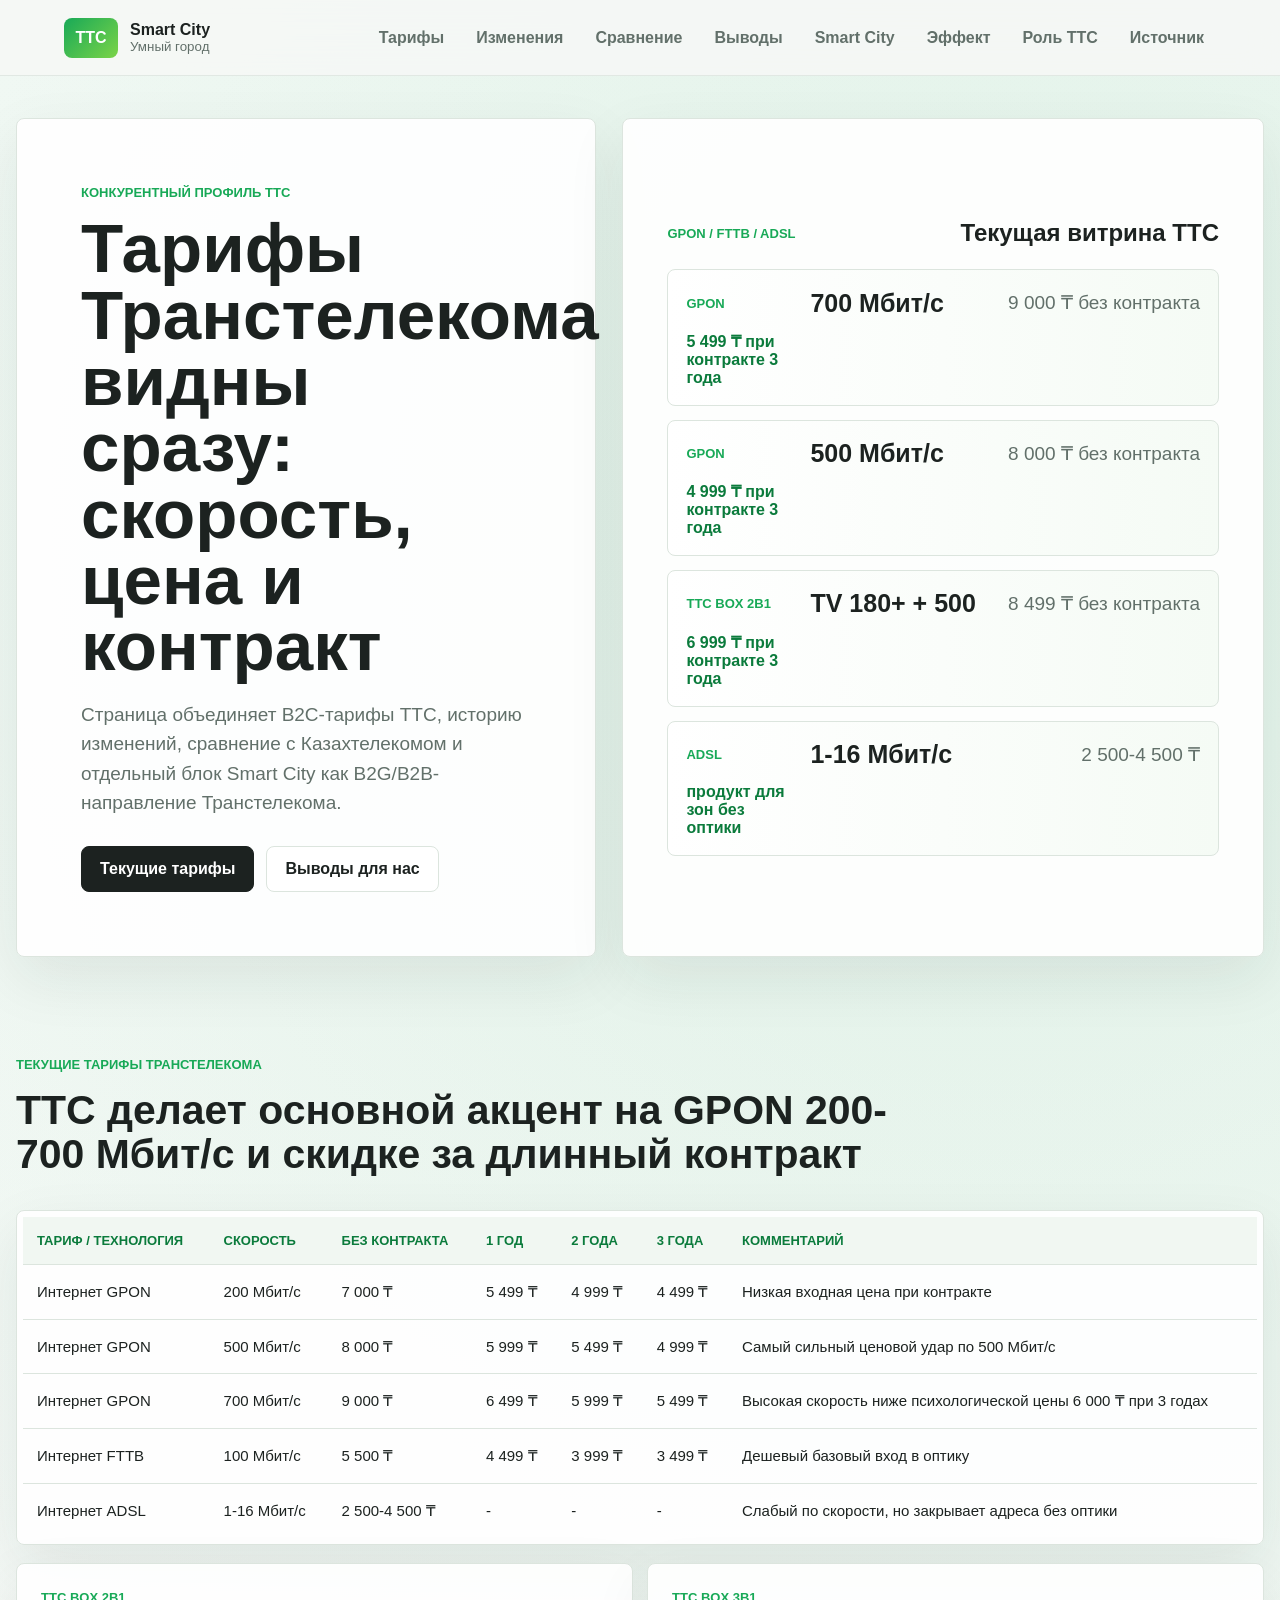
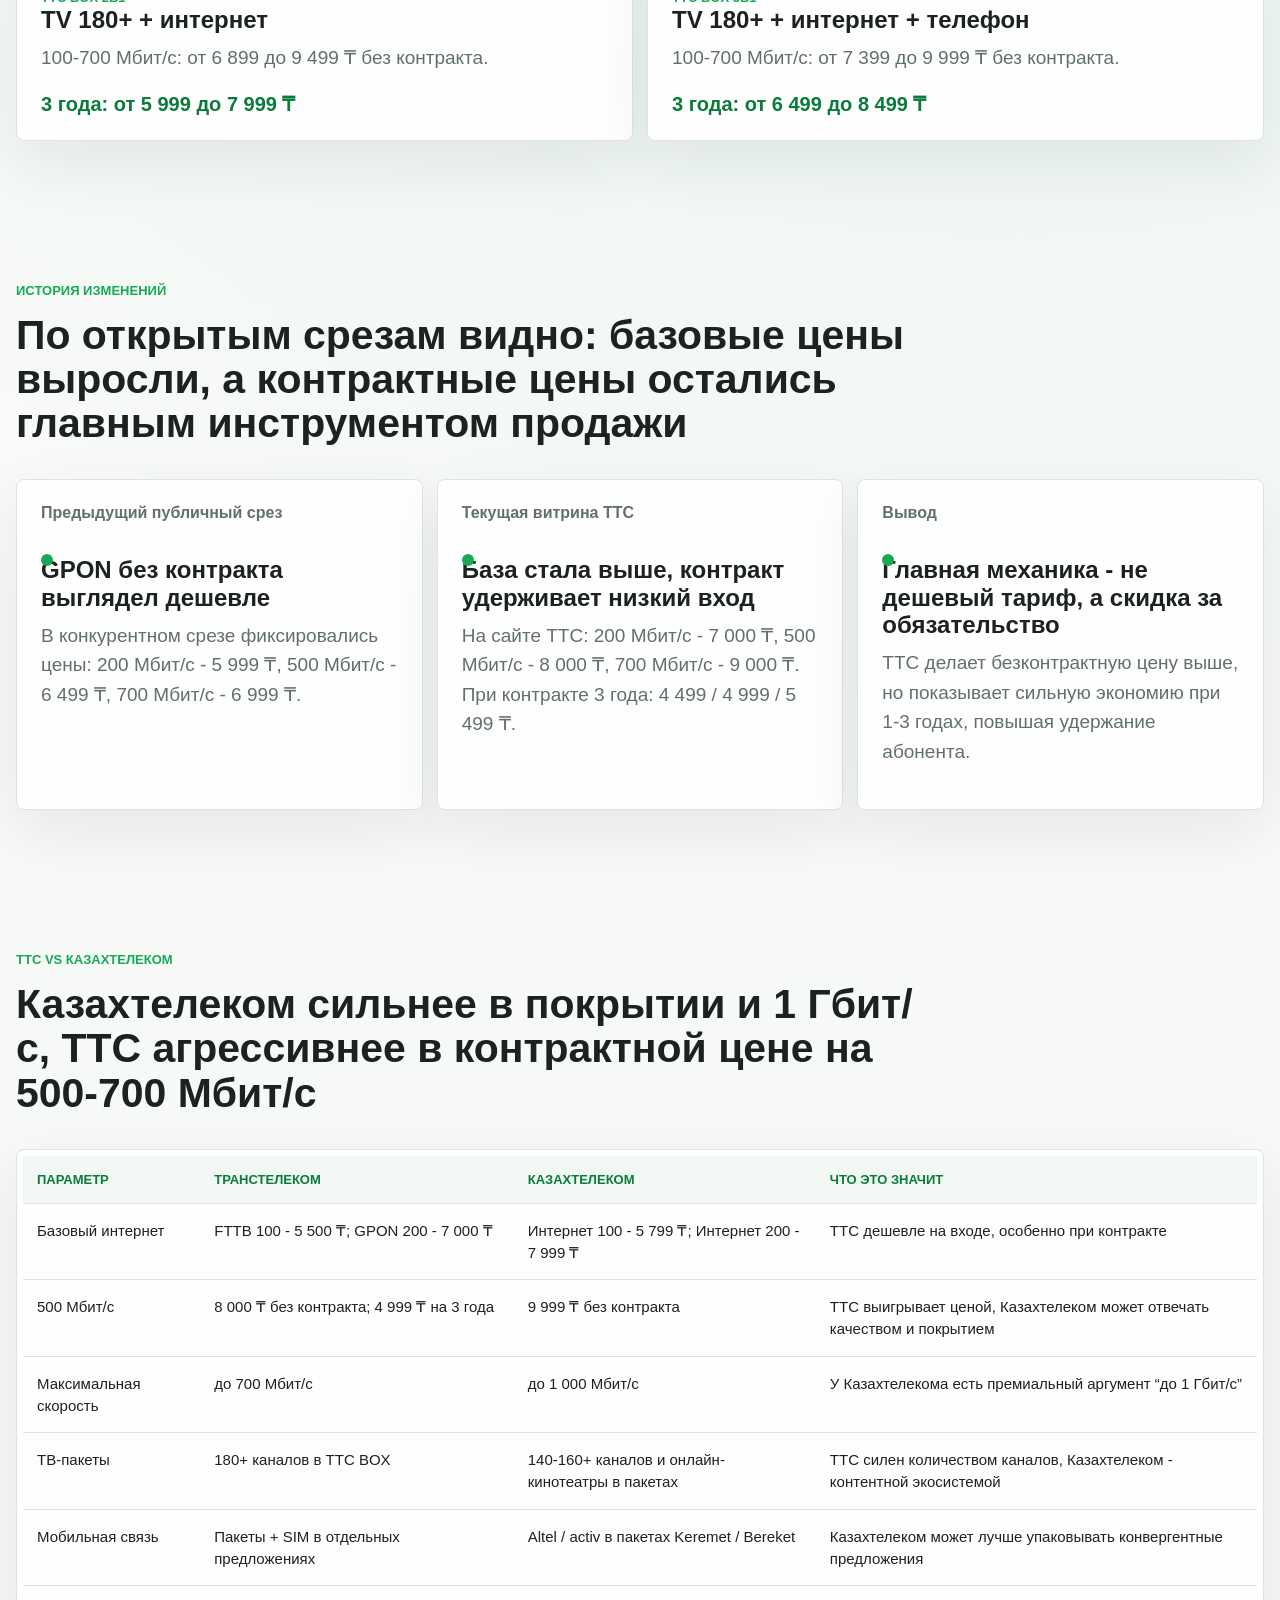
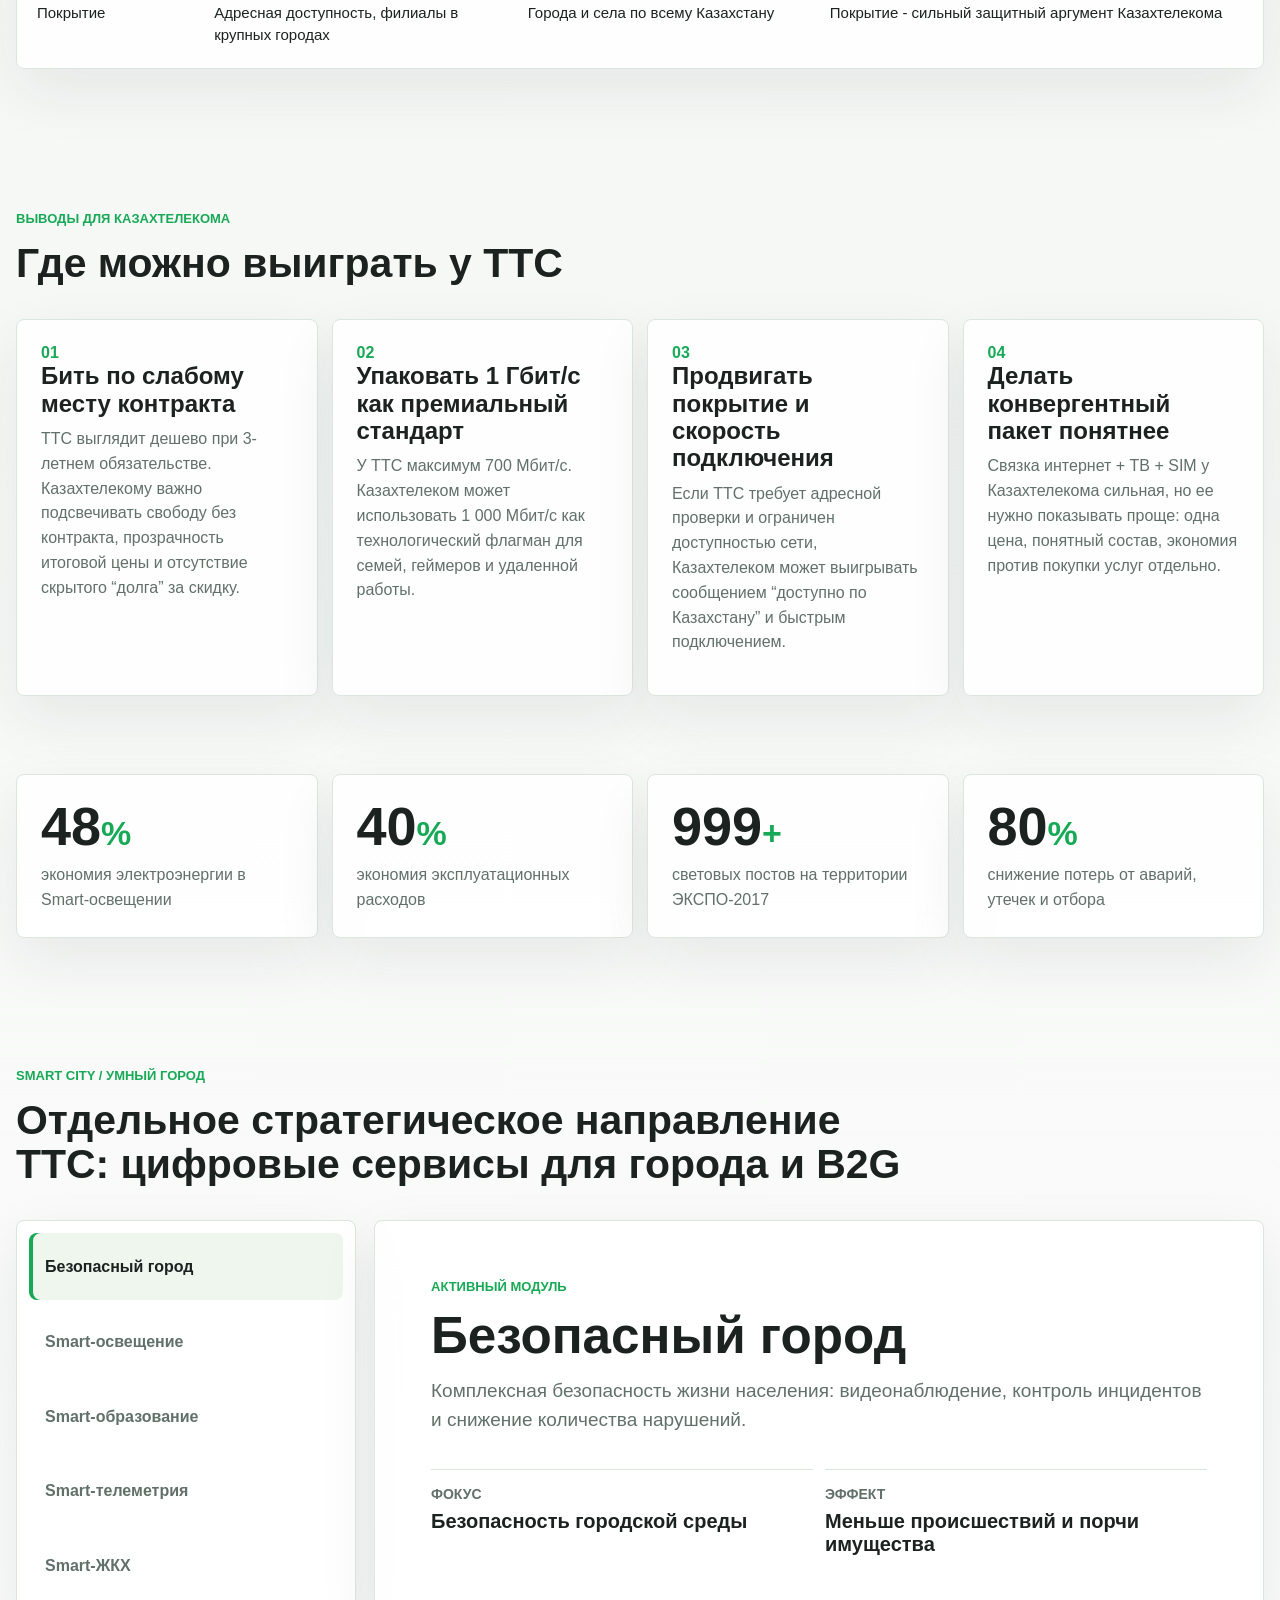
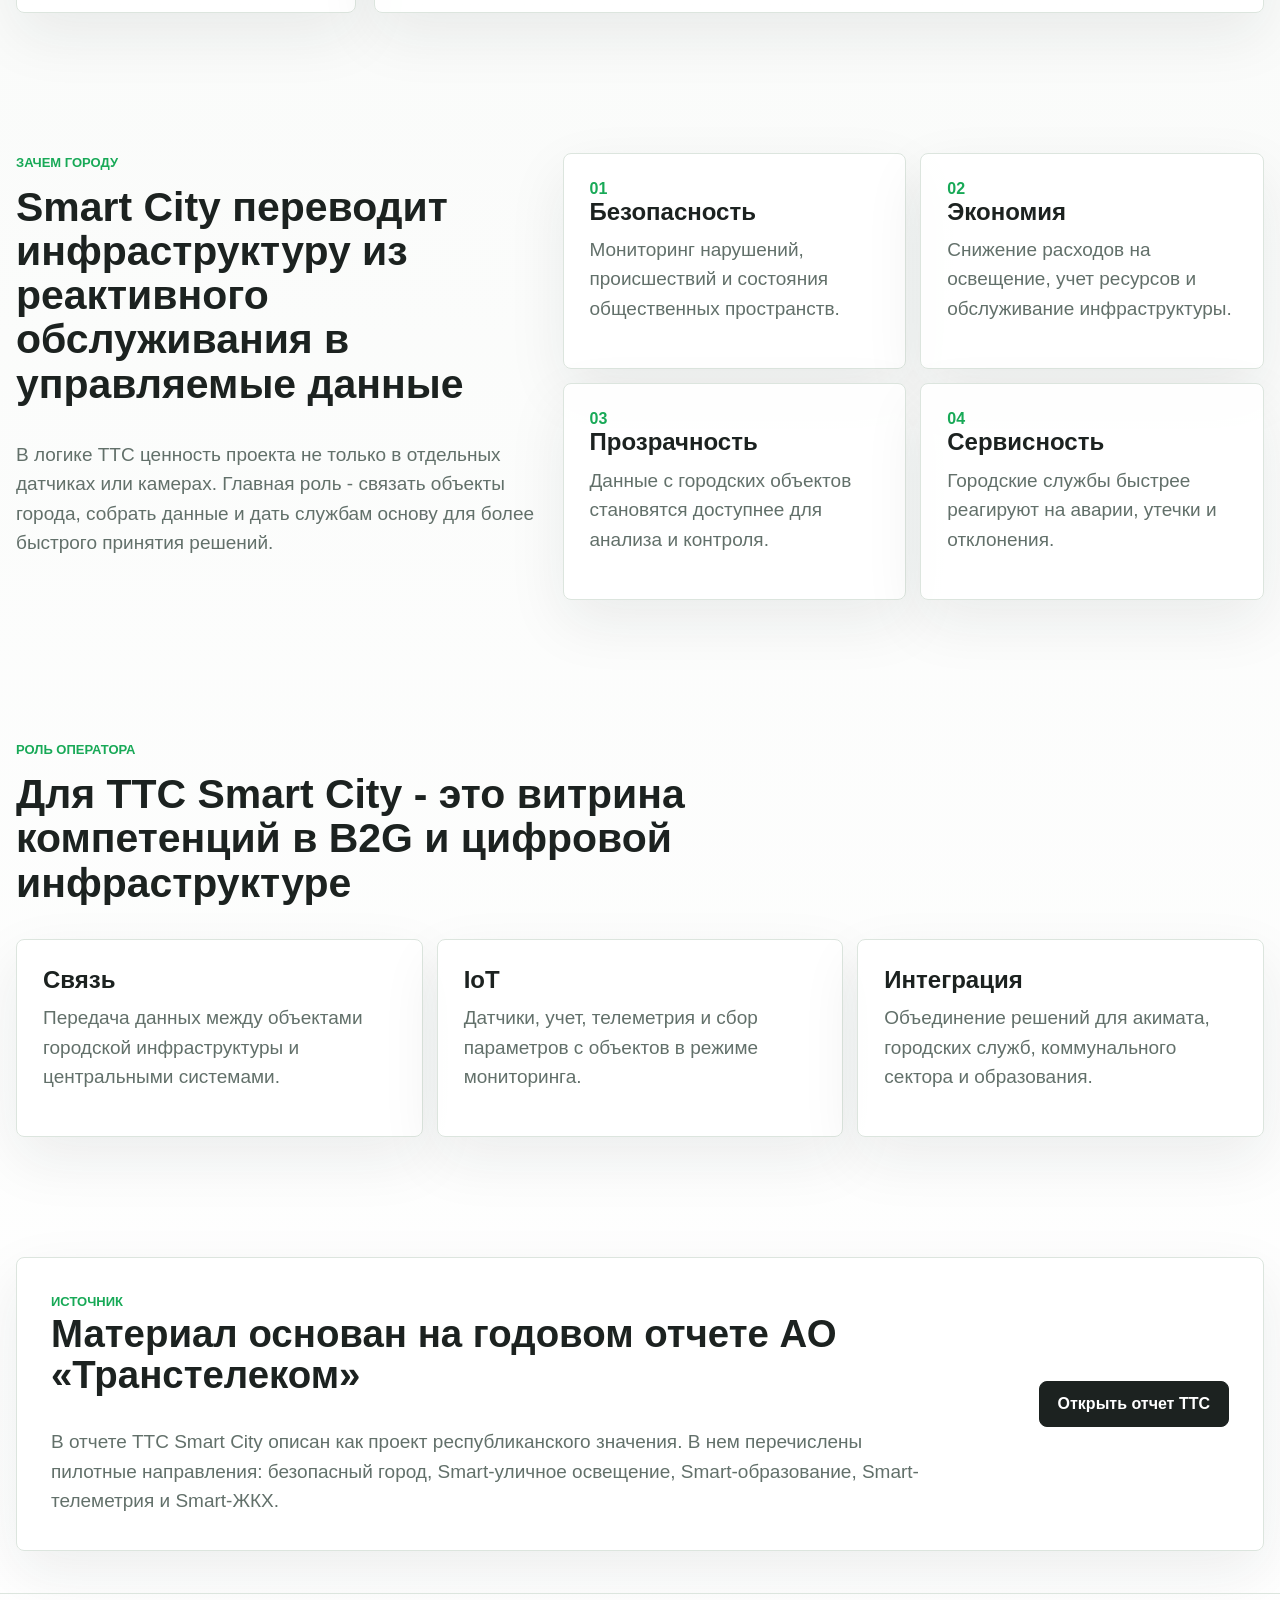
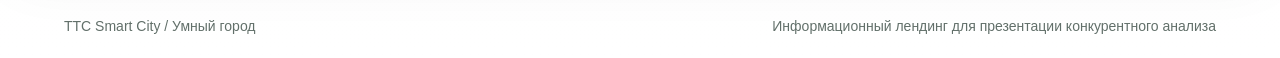
<file: index.html>
<!doctype html>
<html lang="ru">
<head>
  <meta charset="utf-8">
  <meta name="viewport" content="width=device-width, initial-scale=1">
  <title>TTC Smart City | Умный город</title>
  <meta name="description" content="Презентационная страница проекта TTC Smart City / Умный город: безопасный город, smart-освещение, образование, телеметрия и ЖКХ.">
  <link rel="stylesheet" href="style.css">
</head>
<body>
  <header class="site-header">
    <a class="brand" href="#top" aria-label="TTC Smart City">
      <span class="brand__mark">TTC</span>
      <span>
        <strong>Smart City</strong>
        <small>Умный город</small>
      </span>
    </a>
    <nav class="nav" aria-label="Разделы сайта">
      <a href="#tariffs">Тарифы</a>
      <a href="#history">Изменения</a>
      <a href="#comparison">Сравнение</a>
      <a href="#takeaways">Выводы</a>
      <a href="#modules">Smart City</a>
      <a href="#impact">Эффект</a>
      <a href="#role">Роль TTC</a>
      <a href="#source">Источник</a>
    </nav>
  </header>

  <main id="top">
    <section class="hero" aria-labelledby="hero-title">
      <div class="hero__copy">
        <p class="eyebrow">Конкурентный профиль TTC</p>
        <h1 id="hero-title">Тарифы Транстелекома видны сразу: скорость, цена и контракт</h1>
        <p>
          Страница объединяет B2C-тарифы TTC, историю изменений, сравнение с Казахтелекомом
          и отдельный блок Smart City как B2G/B2B-направление Транстелекома.
        </p>
        <div class="hero__actions">
          <a class="button button--primary" href="#tariffs">Текущие тарифы</a>
          <a class="button button--ghost" href="#takeaways">Выводы для нас</a>
        </div>
      </div>

      <div class="tariff-spotlight" aria-label="Ключевые тарифы Транстелекома">
        <div class="spotlight-head">
          <span>GPON / FTTB / ADSL</span>
          <strong>Текущая витрина TTC</strong>
        </div>
        <article>
          <span>GPON</span>
          <strong>700 Мбит/с</strong>
          <p>9 000 ₸ без контракта</p>
          <em>5 499 ₸ при контракте 3 года</em>
        </article>
        <article>
          <span>GPON</span>
          <strong>500 Мбит/с</strong>
          <p>8 000 ₸ без контракта</p>
          <em>4 999 ₸ при контракте 3 года</em>
        </article>
        <article>
          <span>TTC BOX 2в1</span>
          <strong>TV 180+ + 500</strong>
          <p>8 499 ₸ без контракта</p>
          <em>6 999 ₸ при контракте 3 года</em>
        </article>
        <article>
          <span>ADSL</span>
          <strong>1-16 Мбит/с</strong>
          <p>2 500-4 500 ₸</p>
          <em>продукт для зон без оптики</em>
        </article>
      </div>
    </section>

    <section class="section" id="tariffs">
      <div class="section__head">
        <p class="eyebrow">Текущие тарифы Транстелекома</p>
        <h2>TTC делает основной акцент на GPON 200-700 Мбит/с и скидке за длинный контракт</h2>
      </div>
      <div class="table-card">
        <table>
          <thead>
            <tr>
              <th>Тариф / технология</th>
              <th>Скорость</th>
              <th>Без контракта</th>
              <th>1 год</th>
              <th>2 года</th>
              <th>3 года</th>
              <th>Комментарий</th>
            </tr>
          </thead>
          <tbody>
            <tr>
              <td>Интернет GPON</td>
              <td>200 Мбит/с</td>
              <td>7 000 ₸</td>
              <td>5 499 ₸</td>
              <td>4 999 ₸</td>
              <td>4 499 ₸</td>
              <td>Низкая входная цена при контракте</td>
            </tr>
            <tr>
              <td>Интернет GPON</td>
              <td>500 Мбит/с</td>
              <td>8 000 ₸</td>
              <td>5 999 ₸</td>
              <td>5 499 ₸</td>
              <td>4 999 ₸</td>
              <td>Самый сильный ценовой удар по 500 Мбит/с</td>
            </tr>
            <tr>
              <td>Интернет GPON</td>
              <td>700 Мбит/с</td>
              <td>9 000 ₸</td>
              <td>6 499 ₸</td>
              <td>5 999 ₸</td>
              <td>5 499 ₸</td>
              <td>Высокая скорость ниже психологической цены 6 000 ₸ при 3 годах</td>
            </tr>
            <tr>
              <td>Интернет FTTB</td>
              <td>100 Мбит/с</td>
              <td>5 500 ₸</td>
              <td>4 499 ₸</td>
              <td>3 999 ₸</td>
              <td>3 499 ₸</td>
              <td>Дешевый базовый вход в оптику</td>
            </tr>
            <tr>
              <td>Интернет ADSL</td>
              <td>1-16 Мбит/с</td>
              <td>2 500-4 500 ₸</td>
              <td>-</td>
              <td>-</td>
              <td>-</td>
              <td>Слабый по скорости, но закрывает адреса без оптики</td>
            </tr>
          </tbody>
        </table>
      </div>

      <div class="package-grid" aria-label="Пакетные тарифы TTC BOX">
        <article>
          <span>TTC BOX 2в1</span>
          <h3>TV 180+ + интернет</h3>
          <p>100-700 Мбит/с: от 6 899 до 9 499 ₸ без контракта.</p>
          <strong>3 года: от 5 999 до 7 999 ₸</strong>
        </article>
        <article>
          <span>TTC BOX 3в1</span>
          <h3>TV 180+ + интернет + телефон</h3>
          <p>100-700 Мбит/с: от 7 399 до 9 999 ₸ без контракта.</p>
          <strong>3 года: от 6 499 до 8 499 ₸</strong>
        </article>
      </div>
    </section>

    <section class="section" id="history">
      <div class="section__head">
        <p class="eyebrow">История изменений</p>
        <h2>По открытым срезам видно: базовые цены выросли, а контрактные цены остались главным инструментом продажи</h2>
      </div>
      <div class="timeline">
        <article>
          <time>Предыдущий публичный срез</time>
          <h3>GPON без контракта выглядел дешевле</h3>
          <p>В конкурентном срезе фиксировались цены: 200 Мбит/с - 5 999 ₸, 500 Мбит/с - 6 499 ₸, 700 Мбит/с - 6 999 ₸.</p>
        </article>
        <article>
          <time>Текущая витрина TTC</time>
          <h3>База стала выше, контракт удерживает низкий вход</h3>
          <p>На сайте TTC: 200 Мбит/с - 7 000 ₸, 500 Мбит/с - 8 000 ₸, 700 Мбит/с - 9 000 ₸. При контракте 3 года: 4 499 / 4 999 / 5 499 ₸.</p>
        </article>
        <article>
          <time>Вывод</time>
          <h3>Главная механика - не дешевый тариф, а скидка за обязательство</h3>
          <p>TTC делает безконтрактную цену выше, но показывает сильную экономию при 1-3 годах, повышая удержание абонента.</p>
        </article>
      </div>
    </section>

    <section class="section" id="comparison">
      <div class="section__head">
        <p class="eyebrow">TTC vs Казахтелеком</p>
        <h2>Казахтелеком сильнее в покрытии и 1 Гбит/с, TTC агрессивнее в контрактной цене на 500-700 Мбит/с</h2>
      </div>
      <div class="table-card">
        <table>
          <thead>
            <tr>
              <th>Параметр</th>
              <th>Транстелеком</th>
              <th>Казахтелеком</th>
              <th>Что это значит</th>
            </tr>
          </thead>
          <tbody>
            <tr>
              <td>Базовый интернет</td>
              <td>FTTB 100 - 5 500 ₸; GPON 200 - 7 000 ₸</td>
              <td>Интернет 100 - 5 799 ₸; Интернет 200 - 7 999 ₸</td>
              <td>TTC дешевле на входе, особенно при контракте</td>
            </tr>
            <tr>
              <td>500 Мбит/с</td>
              <td>8 000 ₸ без контракта; 4 999 ₸ на 3 года</td>
              <td>9 999 ₸ без контракта</td>
              <td>TTC выигрывает ценой, Казахтелеком может отвечать качеством и покрытием</td>
            </tr>
            <tr>
              <td>Максимальная скорость</td>
              <td>до 700 Мбит/с</td>
              <td>до 1 000 Мбит/с</td>
              <td>У Казахтелекома есть премиальный аргумент “до 1 Гбит/с”</td>
            </tr>
            <tr>
              <td>ТВ-пакеты</td>
              <td>180+ каналов в TTC BOX</td>
              <td>140-160+ каналов и онлайн-кинотеатры в пакетах</td>
              <td>TTC силен количеством каналов, Казахтелеком - контентной экосистемой</td>
            </tr>
            <tr>
              <td>Мобильная связь</td>
              <td>Пакеты + SIM в отдельных предложениях</td>
              <td>Altel / activ в пакетах Keremet / Bereket</td>
              <td>Казахтелеком может лучше упаковывать конвергентные предложения</td>
            </tr>
            <tr>
              <td>Покрытие</td>
              <td>Адресная доступность, филиалы в крупных городах</td>
              <td>Города и села по всему Казахстану</td>
              <td>Покрытие - сильный защитный аргумент Казахтелекома</td>
            </tr>
          </tbody>
        </table>
      </div>
    </section>

    <section class="section takeaways-section" id="takeaways">
      <div class="section__head">
        <p class="eyebrow">Выводы для Казахтелекома</p>
        <h2>Где можно выиграть у TTC</h2>
      </div>
      <div class="takeaway-grid">
        <article>
          <span>01</span>
          <h3>Бить по слабому месту контракта</h3>
          <p>TTC выглядит дешево при 3-летнем обязательстве. Казахтелекому важно подсвечивать свободу без контракта, прозрачность итоговой цены и отсутствие скрытого “долга” за скидку.</p>
        </article>
        <article>
          <span>02</span>
          <h3>Упаковать 1 Гбит/с как премиальный стандарт</h3>
          <p>У TTC максимум 700 Мбит/с. Казахтелеком может использовать 1 000 Мбит/с как технологический флагман для семей, геймеров и удаленной работы.</p>
        </article>
        <article>
          <span>03</span>
          <h3>Продвигать покрытие и скорость подключения</h3>
          <p>Если TTC требует адресной проверки и ограничен доступностью сети, Казахтелеком может выигрывать сообщением “доступно по Казахстану” и быстрым подключением.</p>
        </article>
        <article>
          <span>04</span>
          <h3>Делать конвергентный пакет понятнее</h3>
          <p>Связка интернет + ТВ + SIM у Казахтелекома сильная, но ее нужно показывать проще: одна цена, понятный состав, экономия против покупки услуг отдельно.</p>
        </article>
      </div>
    </section>

    <section class="stats" aria-label="Ключевые показатели проекта">
      <article>
        <strong data-count="48">0</strong><span>%</span>
        <p>экономия электроэнергии в Smart-освещении</p>
      </article>
      <article>
        <strong data-count="40">0</strong><span>%</span>
        <p>экономия эксплуатационных расходов</p>
      </article>
      <article>
        <strong data-count="1000">0</strong><span>+</span>
        <p>световых постов на территории ЭКСПО-2017</p>
      </article>
      <article>
        <strong data-count="80">0</strong><span>%</span>
        <p>снижение потерь от аварий, утечек и отбора</p>
      </article>
    </section>

    <section class="section smart-city-section" id="modules">
      <div class="section__head">
        <p class="eyebrow">Smart City / Умный город</p>
        <h2>Отдельное стратегическое направление TTC: цифровые сервисы для города и B2G</h2>
      </div>

      <div class="module-layout">
        <div class="module-tabs" role="tablist" aria-label="Модули Smart City">
          <button class="module-tab is-active" type="button" data-module="security">Безопасный город</button>
          <button class="module-tab" type="button" data-module="lighting">Smart-освещение</button>
          <button class="module-tab" type="button" data-module="education">Smart-образование</button>
          <button class="module-tab" type="button" data-module="telemetry">Smart-телеметрия</button>
          <button class="module-tab" type="button" data-module="housing">Smart-ЖКХ</button>
        </div>

        <article class="module-card" id="moduleCard" aria-live="polite">
          <span class="module-card__label">Активный модуль</span>
          <h3>Безопасный город</h3>
          <p>Комплексная безопасность жизни населения: видеонаблюдение, контроль инцидентов и снижение количества нарушений.</p>
          <dl>
            <div>
              <dt>Фокус</dt>
              <dd>Безопасность городской среды</dd>
            </div>
            <div>
              <dt>Эффект</dt>
              <dd>Меньше происшествий и порчи имущества</dd>
            </div>
          </dl>
        </article>
      </div>
    </section>

    <section class="impact-section" id="impact">
      <div class="impact-copy">
        <p class="eyebrow">Зачем городу</p>
        <h2>Smart City переводит инфраструктуру из реактивного обслуживания в управляемые данные</h2>
        <p>
          В логике TTC ценность проекта не только в отдельных датчиках или камерах. Главная
          роль - связать объекты города, собрать данные и дать службам основу для более
          быстрого принятия решений.
        </p>
      </div>
      <div class="impact-grid">
        <article>
          <span>01</span>
          <h3>Безопасность</h3>
          <p>Мониторинг нарушений, происшествий и состояния общественных пространств.</p>
        </article>
        <article>
          <span>02</span>
          <h3>Экономия</h3>
          <p>Снижение расходов на освещение, учет ресурсов и обслуживание инфраструктуры.</p>
        </article>
        <article>
          <span>03</span>
          <h3>Прозрачность</h3>
          <p>Данные с городских объектов становятся доступнее для анализа и контроля.</p>
        </article>
        <article>
          <span>04</span>
          <h3>Сервисность</h3>
          <p>Городские службы быстрее реагируют на аварии, утечки и отклонения.</p>
        </article>
      </div>
    </section>

    <section class="section role-section" id="role">
      <div class="section__head">
        <p class="eyebrow">Роль оператора</p>
        <h2>Для TTC Smart City - это витрина компетенций в B2G и цифровой инфраструктуре</h2>
      </div>
      <div class="role-grid">
        <article>
          <h3>Связь</h3>
          <p>Передача данных между объектами городской инфраструктуры и центральными системами.</p>
        </article>
        <article>
          <h3>IoT</h3>
          <p>Датчики, учет, телеметрия и сбор параметров с объектов в режиме мониторинга.</p>
        </article>
        <article>
          <h3>Интеграция</h3>
          <p>Объединение решений для акимата, городских служб, коммунального сектора и образования.</p>
        </article>
      </div>
    </section>

    <section class="source-section" id="source">
      <div>
        <p class="eyebrow">Источник</p>
        <h2>Материал основан на годовом отчете АО «Транстелеком»</h2>
        <p>
          В отчете TTC Smart City описан как проект республиканского значения. В нем перечислены
          пилотные направления: безопасный город, Smart-уличное освещение, Smart-образование,
          Smart-телеметрия и Smart-ЖКХ.
        </p>
      </div>
      <a class="button button--primary" href="https://ttc.kz/report-2018/ru/krupnye-i-strategicheski-vazhnye-invesitsionnye-proekty-2018-goda" target="_blank" rel="noreferrer">Открыть отчет TTC</a>
    </section>
  </main>

  <footer class="footer">
    <span>TTC Smart City / Умный город</span>
    <span>Информационный лендинг для презентации конкурентного анализа</span>
  </footer>

  <script src="script.js"></script>
</body>
</html>
</file>
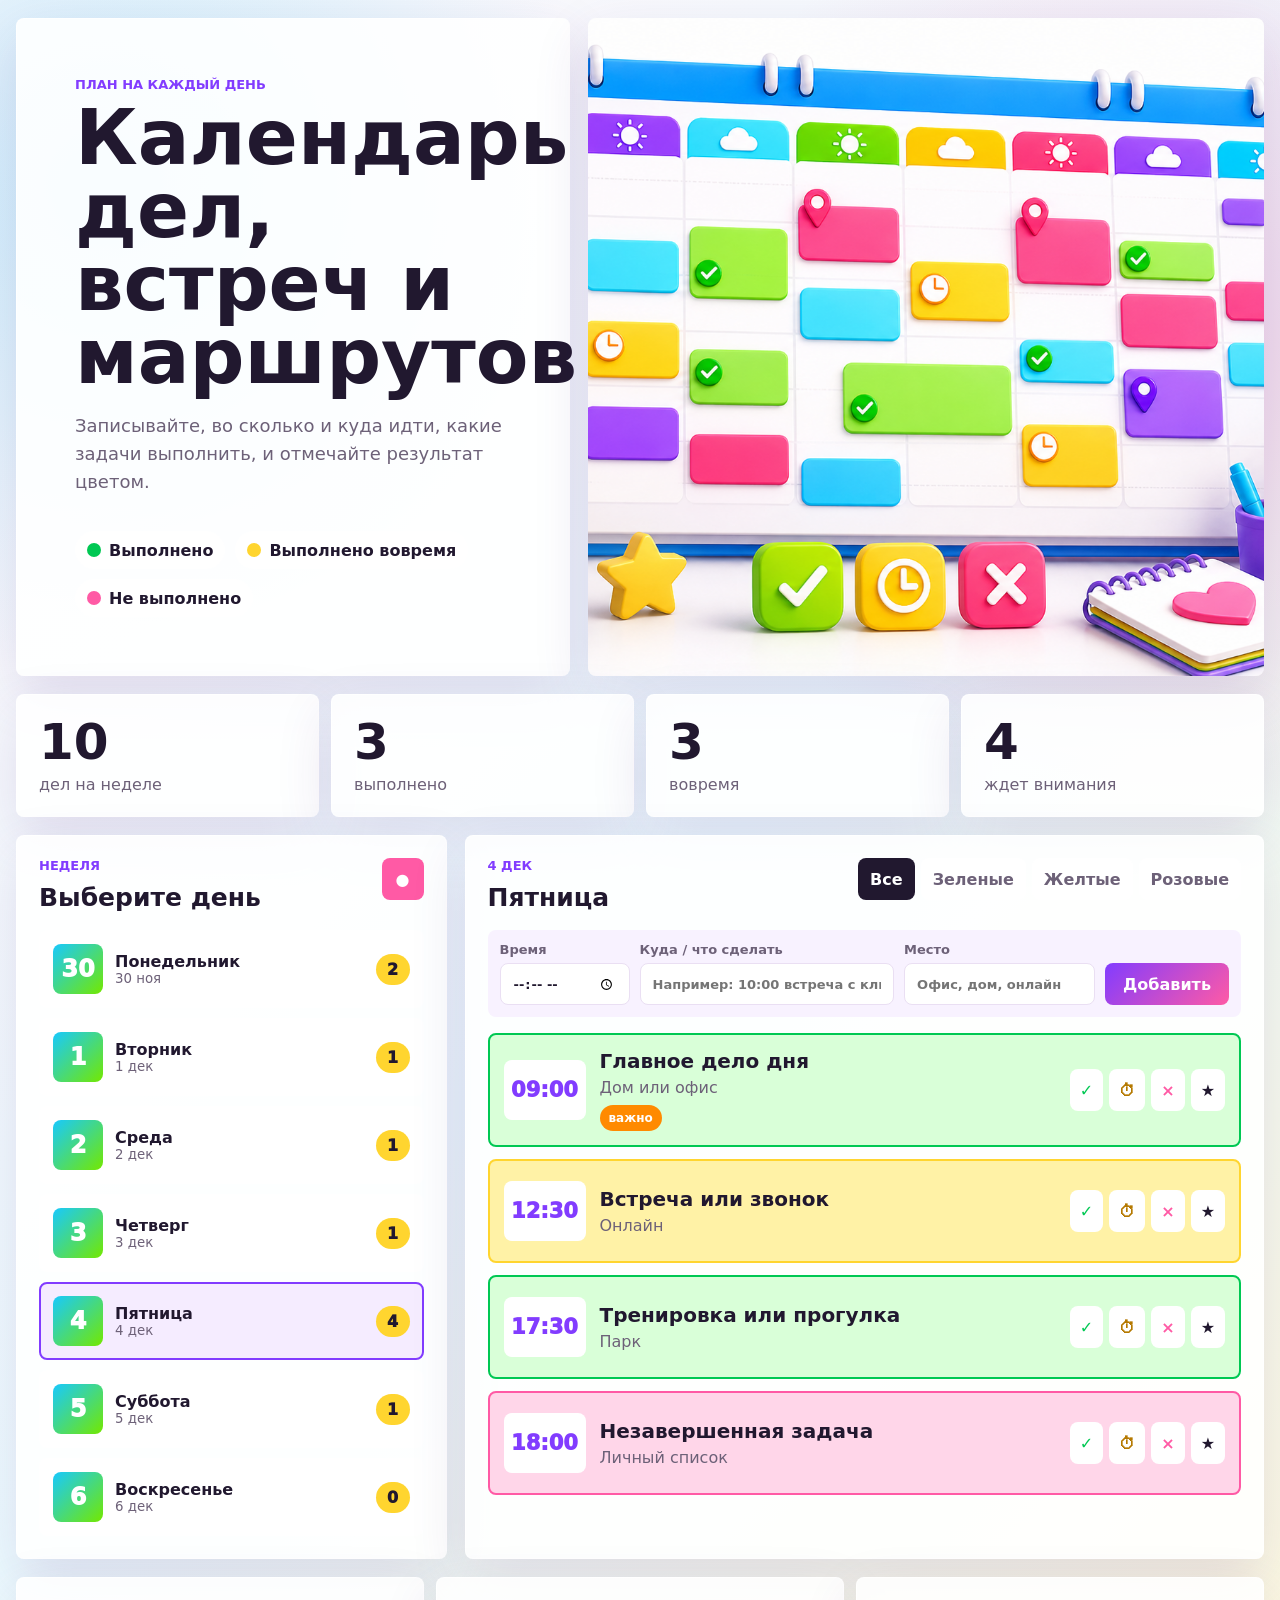
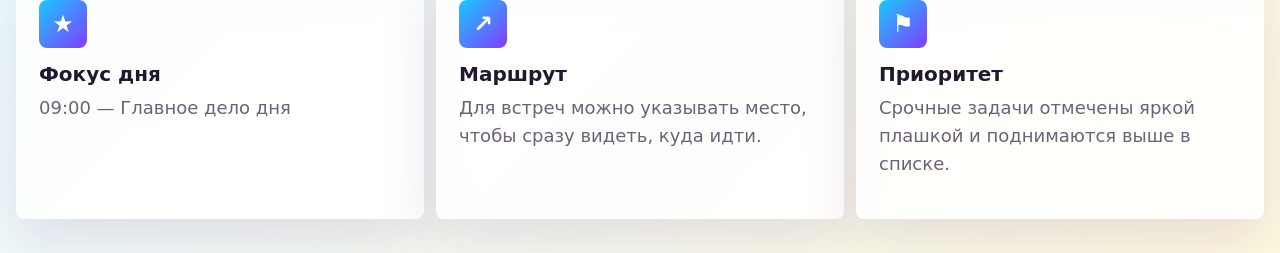
<file: daily-calendar/index.html>
<!doctype html>
<html lang="ru">
<head>
  <meta charset="utf-8">
  <meta name="viewport" content="width=device-width, initial-scale=1">
  <title>Яркий календарь задач</title>
  <link rel="stylesheet" href="style.css">
</head>
<body>
  <div class="app">
    <header class="hero">
      <div class="hero__content">
        <p class="eyebrow">План на каждый день</p>
        <h1>Календарь дел, встреч и маршрутов</h1>
        <p>Записывайте, во сколько и куда идти, какие задачи выполнить, и отмечайте результат цветом.</p>
        <div class="legend" aria-label="Цвета статусов">
          <span><i class="dot done"></i>Выполнено</span>
          <span><i class="dot ontime"></i>Выполнено вовремя</span>
          <span><i class="dot missed"></i>Не выполнено</span>
        </div>
      </div>
      <img src="assets/calendar-hero.png" alt="Яркий календарь с задачами и отметками">
    </header>

    <main>
      <section class="dashboard" aria-label="Сводка">
        <article>
          <strong id="totalCount">0</strong>
          <span>дел на неделе</span>
        </article>
        <article>
          <strong id="doneCount">0</strong>
          <span>выполнено</span>
        </article>
        <article>
          <strong id="ontimeCount">0</strong>
          <span>вовремя</span>
        </article>
        <article>
          <strong id="missedCount">0</strong>
          <span>ждет внимания</span>
        </article>
      </section>

      <section class="planner">
        <aside class="panel week-panel">
          <div class="panel__head">
            <div>
              <p class="eyebrow">Неделя</p>
              <h2>Выберите день</h2>
            </div>
            <button class="icon-btn" type="button" id="todayBtn" aria-label="Сегодня">●</button>
          </div>
          <div class="week-grid" id="weekGrid"></div>
        </aside>

        <section class="panel day-panel" aria-label="Задачи дня">
          <div class="panel__head">
            <div>
              <p class="eyebrow" id="selectedDate">Сегодня</p>
              <h2 id="dayTitle">План дня</h2>
            </div>
            <div class="filters" role="group" aria-label="Фильтр задач">
              <button class="is-active" type="button" data-filter="all">Все</button>
              <button type="button" data-filter="done">Зеленые</button>
              <button type="button" data-filter="ontime">Желтые</button>
              <button type="button" data-filter="missed">Розовые</button>
            </div>
          </div>

          <form class="task-form" id="taskForm">
            <label>
              <span>Время</span>
              <input type="time" id="taskTime" required>
            </label>
            <label>
              <span>Куда / что сделать</span>
              <input type="text" id="taskTitle" placeholder="Например: 10:00 встреча с клиентом" required>
            </label>
            <label>
              <span>Место</span>
              <input type="text" id="taskPlace" placeholder="Офис, дом, онлайн">
            </label>
            <button class="primary-btn" type="submit">Добавить</button>
          </form>

          <div class="task-list" id="taskList" aria-live="polite"></div>
        </section>
      </section>

      <section class="ideas">
        <article>
          <span class="idea-icon">★</span>
          <h3>Фокус дня</h3>
          <p id="focusText">Выберите 1 главное дело и держите его сверху списка.</p>
        </article>
        <article>
          <span class="idea-icon">↗</span>
          <h3>Маршрут</h3>
          <p>Для встреч можно указывать место, чтобы сразу видеть, куда идти.</p>
        </article>
        <article>
          <span class="idea-icon">⚑</span>
          <h3>Приоритет</h3>
          <p>Срочные задачи отмечены яркой плашкой и поднимаются выше в списке.</p>
        </article>
      </section>
    </main>
  </div>

  <div class="toast" id="toast" role="status" aria-live="polite"></div>
  <script src="script.js"></script>
</body>
</html>
</file>
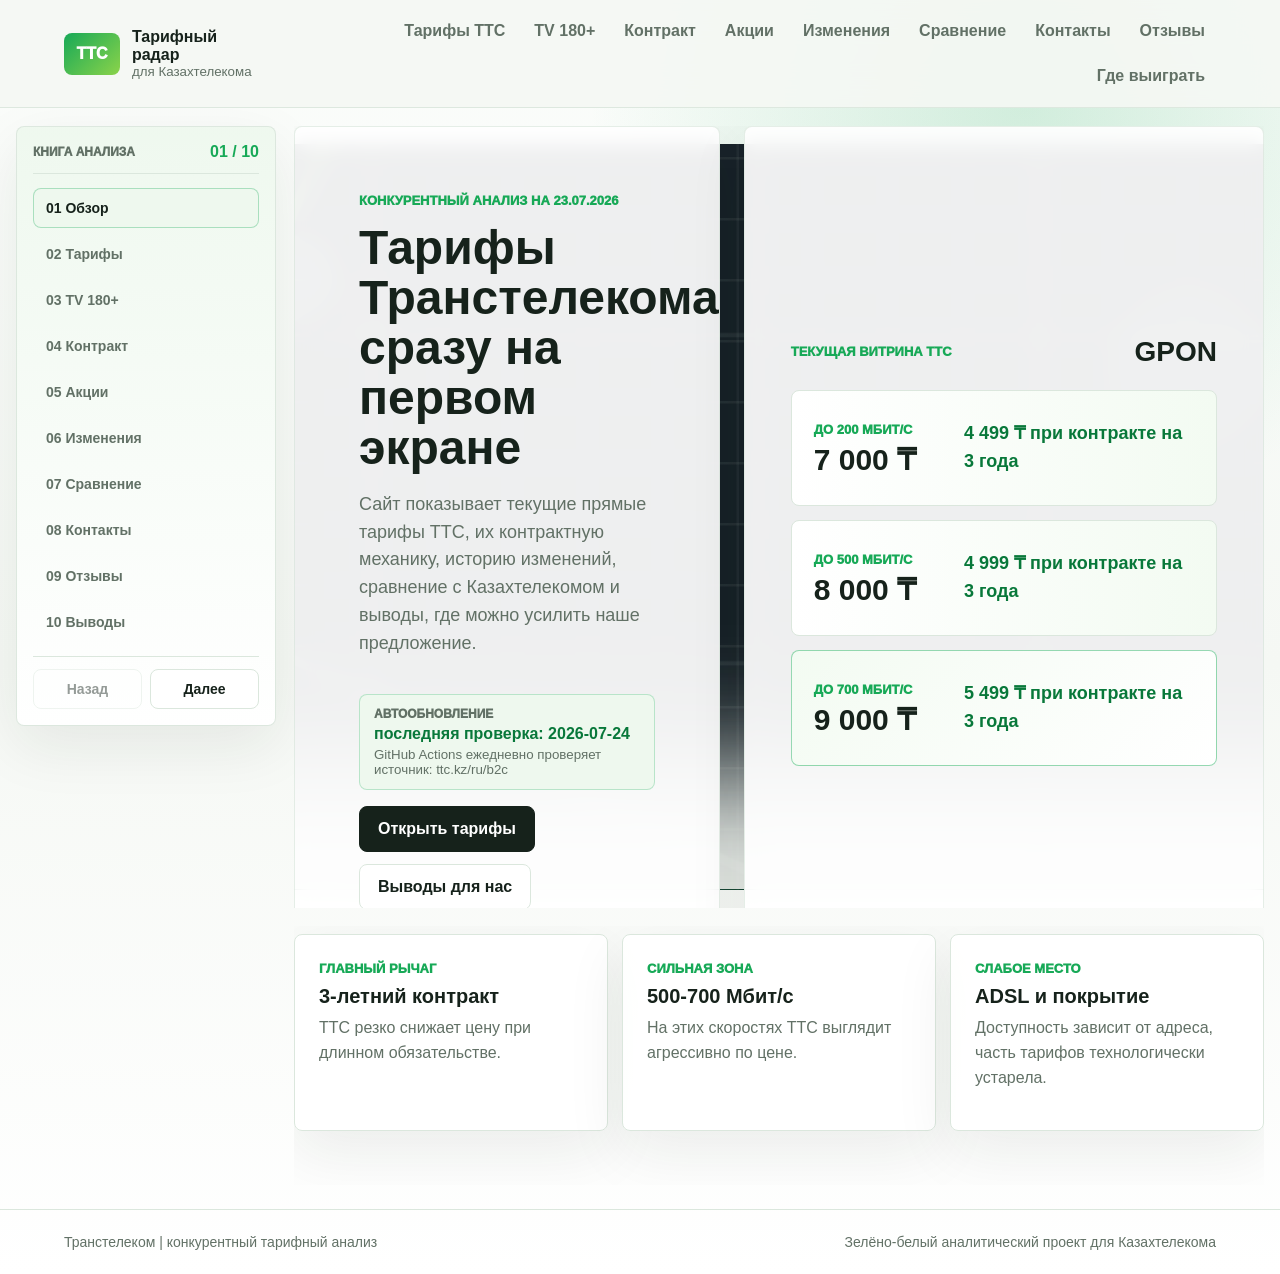
<file: ttc-competitive-analysis/index.html>
<!doctype html>
<html lang="ru">
<head>
  <meta charset="utf-8">
  <meta name="viewport" content="width=device-width, initial-scale=1">
  <title>Транстелеком | Тарифный конкурентный анализ</title>
  <meta name="description" content="Конкурентный анализ тарифов Транстелекома для Казахтелекома: цены, скорости, условия, история изменений, сравнение и выводы.">
  <link rel="stylesheet" href="style.css">
</head>
<body>
  <header class="topbar">
    <a class="brand" href="#top" aria-label="Транстелеком конкурентный анализ">
      <span class="brand__mark">TTC</span>
      <span>
        <strong>Тарифный радар</strong>
        <small>для Казахтелекома</small>
      </span>
    </a>
    <nav class="nav" aria-label="Разделы">
      <a href="#tariffs">Тарифы TTC</a>
      <a href="#tv">TV 180+</a>
      <a href="#contract">Контракт</a>
      <a href="#promo">Акции</a>
      <a href="#changes">Изменения</a>
      <a href="#compare">Сравнение</a>
      <a href="#contacts">Контакты</a>
      <a href="#voice">Отзывы</a>
      <a href="#wins">Где выиграть</a>
    </nav>
  </header>

  <main id="top" class="book-main">
    <aside class="page-sidebar" aria-label="Страницы анализа">
      <div class="page-sidebar__title">
        <span>Книга анализа</span>
        <strong id="pageCounter">01 / 10</strong>
      </div>
      <div class="page-list" role="tablist" aria-label="Навигация по страницам">
        <button class="page-link is-active" type="button" data-page-target="overview">01 Обзор</button>
        <button class="page-link" type="button" data-page-target="tariffs">02 Тарифы</button>
        <button class="page-link" type="button" data-page-target="tv">03 TV 180+</button>
        <button class="page-link" type="button" data-page-target="contract">04 Контракт</button>
        <button class="page-link" type="button" data-page-target="promo">05 Акции</button>
        <button class="page-link" type="button" data-page-target="changes">06 Изменения</button>
        <button class="page-link" type="button" data-page-target="compare">07 Сравнение</button>
        <button class="page-link" type="button" data-page-target="contacts">08 Контакты</button>
        <button class="page-link" type="button" data-page-target="voice">09 Отзывы</button>
        <button class="page-link" type="button" data-page-target="wins">10 Выводы</button>
      </div>
      <div class="page-controls">
        <button type="button" id="prevPage">Назад</button>
        <button type="button" id="nextPage">Далее</button>
      </div>
    </aside>

    <section class="hero book-page is-active" data-page="overview">
      <div class="hero__content">
        <p class="eyebrow">Конкурентный анализ на 23.07.2026</p>
        <h1>Тарифы Транстелекома сразу на первом экране</h1>
        <p>
          Сайт показывает текущие прямые тарифы TTC, их контрактную механику, историю
          изменений, сравнение с Казахтелекомом и выводы, где можно усилить наше предложение.
        </p>
        <div class="auto-status" id="autoStatus">
          <span>Автообновление</span>
          <strong>данные проверяются ежедневно</strong>
          <small>Источник: ttc.kz/ru/b2c</small>
        </div>
        <div class="hero__actions">
          <a class="btn btn--dark" href="#tariffs">Открыть тарифы</a>
          <a class="btn btn--light" href="#wins">Выводы для нас</a>
        </div>
      </div>

      <aside class="hero-tariffs" aria-label="Ключевые текущие тарифы TTC">
        <div class="hero-tariffs__head">
          <span>Текущая витрина TTC</span>
          <strong>GPON</strong>
        </div>
        <article>
          <div>
            <span>до 200 Мбит/с</span>
            <strong>7 000 ₸</strong>
          </div>
          <p>4 499 ₸ при контракте на 3 года</p>
        </article>
        <article>
          <div>
            <span>до 500 Мбит/с</span>
            <strong>8 000 ₸</strong>
          </div>
          <p>4 999 ₸ при контракте на 3 года</p>
        </article>
        <article class="is-featured">
          <div>
            <span>до 700 Мбит/с</span>
            <strong>9 000 ₸</strong>
          </div>
          <p>5 499 ₸ при контракте на 3 года</p>
        </article>
      </aside>
    </section>

    <section class="quick-insights book-page is-active" data-page="overview" aria-label="Ключевые выводы">
      <article>
        <span>Главный рычаг</span>
        <strong>3-летний контракт</strong>
        <p>TTC резко снижает цену при длинном обязательстве.</p>
      </article>
      <article>
        <span>Сильная зона</span>
        <strong>500-700 Мбит/с</strong>
        <p>На этих скоростях TTC выглядит агрессивно по цене.</p>
      </article>
      <article>
        <span>Слабое место</span>
        <strong>ADSL и покрытие</strong>
        <p>Доступность зависит от адреса, часть тарифов технологически устарела.</p>
      </article>
    </section>

    <section class="section book-page" id="tariffs" data-page="tariffs">
      <div class="section__head">
        <p class="eyebrow">Текущие тарифы Транстелекома</p>
        <h2>Прямые тарифные планы TTC: цена, скорость и условия</h2>
      </div>

      <div class="filter-bar" aria-label="Фильтр тарифов">
        <button class="filter is-active" type="button" data-filter="all">Все</button>
        <button class="filter" type="button" data-filter="internet">Интернет</button>
        <button class="filter" type="button" data-filter="box">TTC BOX</button>
        <button class="filter" type="button" data-filter="legacy">ADSL / прочее</button>
      </div>

      <div class="tariff-grid">
        <article class="tariff-card" data-type="internet">
          <span>GPON</span>
          <h3>Интернет 200</h3>
          <strong>7 000 ₸/мес</strong>
          <ul>
            <li>до 200 Мбит/с</li>
            <li>3 года: 4 499 ₸</li>
            <li>2 года: 4 999 ₸</li>
            <li>1 год: 5 499 ₸</li>
          </ul>
        </article>
        <article class="tariff-card" data-type="internet">
          <span>GPON</span>
          <h3>Интернет 500</h3>
          <strong>8 000 ₸/мес</strong>
          <ul>
            <li>до 500 Мбит/с</li>
            <li>3 года: 4 999 ₸</li>
            <li>2 года: 5 499 ₸</li>
            <li>1 год: 5 999 ₸</li>
          </ul>
        </article>
        <article class="tariff-card is-hot" data-type="internet">
          <span>GPON</span>
          <h3>Интернет 700</h3>
          <strong>9 000 ₸/мес</strong>
          <ul>
            <li>до 700 Мбит/с</li>
            <li>3 года: 5 499 ₸</li>
            <li>2 года: 5 999 ₸</li>
            <li>1 год: 6 499 ₸</li>
          </ul>
        </article>
        <article class="tariff-card" data-type="internet">
          <span>FTTB</span>
          <h3>Интернет 100</h3>
          <strong>5 500 ₸/мес</strong>
          <ul>
            <li>до 100 Мбит/с</li>
            <li>3 года: 3 499 ₸</li>
            <li>2 года: 3 999 ₸</li>
            <li>1 год: 4 499 ₸</li>
          </ul>
        </article>
        <article class="tariff-card" data-type="box">
          <span>TTC BOX 2в1</span>
          <h3>TV 180+ + Интернет</h3>
          <strong>6 899-9 499 ₸</strong>
          <ul>
            <li>100-700 Мбит/с</li>
            <li>3 года: 5 999-7 999 ₸</li>
            <li>TV 180+ каналов</li>
            <li>без телефонии</li>
          </ul>
        </article>
        <article class="tariff-card" data-type="box">
          <span>TTC BOX 3в1</span>
          <h3>TV 180+ + Интернет + Телефон</h3>
          <strong>7 399-9 999 ₸</strong>
          <ul>
            <li>100-700 Мбит/с</li>
            <li>3 года: 6 499-8 499 ₸</li>
            <li>TV 180+ каналов</li>
            <li>телефония включена</li>
          </ul>
        </article>
        <article class="tariff-card" data-type="legacy">
          <span>ADSL</span>
          <h3>Интернет 1-16</h3>
          <strong>2 500-4 500 ₸</strong>
          <ul>
            <li>до 1 Мбит/с: 2 500 ₸</li>
            <li>до 16 Мбит/с: 4 500 ₸</li>
            <li>актуально без оптики</li>
            <li>слабый продукт по скорости</li>
          </ul>
        </article>
        <article class="tariff-card" data-type="legacy">
          <span>Доп. услуги</span>
          <h3>ТВ, телефония, оборудование</h3>
          <strong>от 300 ₸</strong>
          <ul>
            <li>TV 180+: 2 700 ₸</li>
            <li>телефония: 529-797 ₸</li>
            <li>модем: 300-500 ₸</li>
            <li>TV BOX: 500 ₸</li>
          </ul>
        </article>
      </div>

      <div class="combo-breakdown" aria-label="Расшифровка тарифов 2в1 и 3в1">
        <div class="section__head mini">
          <p class="eyebrow">Расшифровка 2в1 и 3в1</p>
          <h2>Пакеты TTC BOX различаются скоростью, наличием телефона и сроком контракта</h2>
        </div>
        <div class="table-wrap">
          <table>
            <thead>
              <tr>
                <th>Скорость</th>
                <th>2в1: интернет + TV 180+</th>
                <th>2в1, 1 год</th>
                <th>2в1, 2 года</th>
                <th>2в1, 3 года</th>
                <th>3в1: + телефония</th>
                <th>3в1, 1 год</th>
                <th>3в1, 2 года</th>
                <th>3в1, 3 года</th>
              </tr>
            </thead>
            <tbody>
              <tr>
                <td>100 Мбит/с</td>
                <td>6 899 ₸</td>
                <td>6 599 ₸</td>
                <td>6 299 ₸</td>
                <td>5 999 ₸</td>
                <td>7 399 ₸</td>
                <td>7 099 ₸</td>
                <td>6 799 ₸</td>
                <td>6 499 ₸</td>
              </tr>
              <tr>
                <td>200 Мбит/с</td>
                <td>7 499 ₸</td>
                <td>6 999 ₸</td>
                <td>6 499 ₸</td>
                <td>5 999 ₸</td>
                <td>7 999 ₸</td>
                <td>7 499 ₸</td>
                <td>6 999 ₸</td>
                <td>6 499 ₸</td>
              </tr>
              <tr>
                <td>500 Мбит/с</td>
                <td>8 499 ₸</td>
                <td>7 999 ₸</td>
                <td>7 499 ₸</td>
                <td>6 999 ₸</td>
                <td>8 999 ₸</td>
                <td>8 499 ₸</td>
                <td>7 999 ₸</td>
                <td>7 499 ₸</td>
              </tr>
              <tr>
                <td>700 Мбит/с</td>
                <td>9 499 ₸</td>
                <td>8 999 ₸</td>
                <td>8 499 ₸</td>
                <td>7 999 ₸</td>
                <td>9 999 ₸</td>
                <td>9 499 ₸</td>
                <td>8 999 ₸</td>
                <td>8 499 ₸</td>
              </tr>
              <tr>
                <td>ADSL 10/12/16 Мбит/с</td>
                <td>4 900 / 5 100 / 6 200 ₸</td>
                <td>-</td>
                <td>-</td>
                <td>-</td>
                <td>5 400 / 5 600 / 6 700 ₸</td>
                <td>-</td>
                <td>-</td>
                <td>-</td>
              </tr>
            </tbody>
          </table>
        </div>
      </div>
    </section>

    <section class="section tv-section book-page" id="tv" data-page="tv">
      <div class="section__head">
        <p class="eyebrow">TV 180+ как часть пакета</p>
        <h2>TTC усиливает интернет-пакеты большой ТВ-витриной и языковыми версиями</h2>
      </div>
      <div class="tv-layout">
        <div class="channel-rank">
          <article><span>35</span><p>Познавательные</p></article>
          <article><span>23</span><p>Фильмы</p></article>
          <article><span>19</span><p>Российские и зарубежные</p></article>
          <article><span>19</span><p>Региональные</p></article>
          <article><span>17</span><p>Спортивные</p></article>
          <article><span>15</span><p>Сериалы</p></article>
          <article><span>14</span><p>Казахстанские</p></article>
          <article><span>12</span><p>Детские / новостные</p></article>
        </div>
        <aside class="language-card">
          <span>Нишевой охват</span>
          <h3>Языковые версии</h3>
          <dl>
            <div><dt>Английский</dt><dd>11 каналов</dd></div>
            <div><dt>Казахский</dt><dd>2 канала</dd></div>
            <div><dt>Корейский</dt><dd>1 канал</dd></div>
            <div><dt>Религия</dt><dd>1 канал</dd></div>
          </dl>
          <p>Для TTC TV 180+ работает как аргумент наполнения пакета, особенно в предложениях TTC BOX 2в1 и 3в1.</p>
        </aside>
      </div>
      <div class="channel-browser" aria-label="Интерактивный список телеканалов">
        <div class="section__head mini">
          <p class="eyebrow">Нажмите на категорию</p>
          <h2>Полный пакет раскрывается по категориям каналов</h2>
        </div>
        <div class="channel-tabs" role="tablist" aria-label="Категории телеканалов">
          <button class="channel-tab is-active" type="button" data-channel="kazakh">Казахстанские</button>
          <button class="channel-tab" type="button" data-channel="movies">Фильмы и сериалы</button>
          <button class="channel-tab" type="button" data-channel="kids">Детские</button>
          <button class="channel-tab" type="button" data-channel="sport">Спорт</button>
          <button class="channel-tab" type="button" data-channel="english">Иностранные</button>
          <button class="channel-tab" type="button" data-channel="cognitive">Познавательные</button>
        </div>
        <article class="channel-panel" id="channelPanel" aria-live="polite"></article>
      </div>
    </section>

    <section class="section contract-section book-page" id="contract" data-page="contract">
      <div class="section__head">
        <p class="eyebrow">Условия контракта</p>
        <h2>Низкая цена TTC сопровождается обязательством вернуть скидку при досрочном расторжении</h2>
      </div>
      <div class="contract-grid">
        <article>
          <span>01</span>
          <h3>Чем длиннее срок, тем ниже цена</h3>
          <p>Абонент получает скидку на услуги согласно выбранному сроку договора: 1, 2 или 3 года.</p>
        </article>
        <article>
          <span>02</span>
          <h3>Оборудование оплачивается отдельно</h3>
          <p>В абонентскую плату не включена стоимость аренды оборудования, что может увеличивать фактический чек.</p>
        </article>
        <article>
          <span>03</span>
          <h3>Скидку нужно возместить</h3>
          <p>При досрочном расторжении абонент возвращает сумму предоставленной скидки за фактически использованный период.</p>
        </article>
        <article>
          <span>Пример</span>
          <h3>Контракт 3 года</h3>
          <p>Если скидка составляет 300 ₸/мес и клиент пользовался услугой 3 месяца, сумма возмещения составит 900 ₸.</p>
        </article>
      </div>
    </section>

    <section class="section promo-section book-page" id="promo" data-page="promo">
      <div class="section__head">
        <p class="eyebrow">Акции и конвергенция</p>
        <h2>TTC расширяет продуктовую линейку через Altel, онлайн-кинотеатры и digital-продвижение</h2>
      </div>
      <div class="promo-banner">
        <span>Текущая акция</span>
        <strong>Первые 3 месяца -50%</strong>
        <p>Акционное предложение «Вместе выгоднее!» включает интернет 500 Мбит/с, мобильную связь и TV. После первых 3 месяцев применяется стандартная цена.</p>
      </div>
      <div class="promo-grid">
        <article class="promo-card">
          <span>Вместе выгоднее</span>
          <h3>Интернет 500 Мбит/с + мобильная связь + TV</h3>
          <p>Скидка 50% на первые 3 месяца. Предложение в презентации отмечено для Астаны, Алматы, Шымкента, Караганды, Костаная, Актау и Кокшетау.</p>
          <div class="sim-row">
            <strong>1 SIM: 4 500 ₸</strong>
            <strong>2 SIM: 5 500 ₸</strong>
            <strong>4 SIM: 7 000 ₸</strong>
          </div>
        </article>
        <article class="promo-card">
          <span>Контент</span>
          <h3>5 онлайн-кинотеатров</h3>
          <p>В пакетах с 2 и 4 SIM указаны 180 каналов и онлайн-кинотеатры: Qazaqsha, Wink, Premier, Megogo, Kazakhfilm.</p>
        </article>
        <article class="promo-card">
          <span>Digital</span>
          <h3>Instagram-продвижение</h3>
          <p>TTC активно использует публикации и визуалы в соцсетях для продвижения пакетных предложений и партнерских проектов.</p>
        </article>
        <article class="promo-card">
          <span>Стратегический сигнал</span>
          <h3>Starlink / SpaceX</h3>
          <p>В презентации отмечено партнерство TTC со SpaceX по проектам Starlink, что усиливает образ оператора как технологического B2B/B2G-игрока.</p>
        </article>
      </div>
    </section>

    <section class="section book-page" id="changes" data-page="changes">
      <div class="section__head">
        <p class="eyebrow">История изменений</p>
        <h2>Что поменялось в тарифной логике TTC и с какой даты</h2>
      </div>
      <div class="change-layout">
        <div class="change-chart" aria-label="Сравнение базовой цены GPON">
          <div class="effective-date">
            <span>Дата вступления</span>
            <strong>с 1 июня 2026 года</strong>
            <p>Изменение стоимости части интернет-тарифов TTC зафиксировано в новостных обзорах рынка связи.</p>
          </div>
          <div class="bar-row">
            <span>200 Мбит/с</span>
            <div><i style="width: 74%"></i></div>
            <strong>5 999 → 7 000 ₸</strong>
          </div>
          <div class="bar-row">
            <span>500 Мбит/с</span>
            <div><i style="width: 86%"></i></div>
            <strong>6 499 → 8 000 ₸</strong>
          </div>
          <div class="bar-row">
            <span>700 Мбит/с</span>
            <div><i style="width: 100%"></i></div>
            <strong>6 999 → 9 000 ₸</strong>
          </div>
        </div>
        <div class="timeline">
          <article>
            <time>До 01.06.2026</time>
            <p>GPON без контракта выглядел дешевле: 200 Мбит/с - 5 999 ₸, 500 Мбит/с - 6 499 ₸, 700 Мбит/с - 6 999 ₸.</p>
          </article>
          <article>
            <time>С 01.06.2026</time>
            <p>Базовые цены выше: 7 000 / 8 000 / 9 000 ₸, но контракт на 3 года показывает сильную скидку.</p>
          </article>
          <article>
            <time>Срез сайта: 15-24.07.2026</time>
            <p>TTC продаёт не просто интернет, а экономию за обязательство. Это повышает удержание, но создаёт барьер для части клиентов.</p>
          </article>
        </div>
      </div>
    </section>

    <section class="section book-page" id="compare" data-page="compare">
      <div class="section__head">
        <p class="eyebrow">Транстелеком vs Казахтелеком</p>
        <h2>Сравнительная таблица по ключевым параметрам</h2>
      </div>
      <div class="table-wrap">
        <table>
          <thead>
            <tr>
              <th>Параметр</th>
              <th>Транстелеком</th>
              <th>Казахтелеком</th>
              <th>Практический вывод</th>
            </tr>
          </thead>
          <tbody>
            <tr>
              <td>Входной оптический тариф</td>
              <td>FTTB 100: 5 500 ₸, контракт 3 года: 3 499 ₸</td>
              <td>Интернет 100: 5 799 ₸ без контракта</td>
              <td>TTC дешевле по контракту, Казахтелеком может бить свободой без обязательства.</td>
            </tr>
            <tr>
              <td>500 Мбит/с</td>
              <td>8 000 ₸ без контракта, 4 999 ₸ на 3 года</td>
              <td>9 999 ₸ без контракта</td>
              <td>Ценовой риск: TTC может оттягивать клиентов, чувствительных к ежемесячному платежу.</td>
            </tr>
            <tr>
              <td>Максимальная скорость</td>
              <td>до 700 Мбит/с</td>
              <td>до 1 000 Мбит/с</td>
              <td>Казахтелеком сильнее в премиальном сообщении “1 Гбит/с”.</td>
            </tr>
            <tr>
              <td>ТВ</td>
              <td>180+ каналов в TTC BOX</td>
              <td>140-160+ каналов и онлайн-кинотеатры в пакетах</td>
              <td>TTC говорит количеством каналов, Казахтелеком - экосистемой контента.</td>
            </tr>
            <tr>
              <td>Мобильная связь</td>
              <td>Пакеты + SIM есть в витрине</td>
              <td>Altel / activ в Keremet и Bereket</td>
              <td>Конвергентные пакеты Казахтелекома можно сделать главным ответом.</td>
            </tr>
            <tr>
              <td>Покрытие</td>
              <td>Филиалы в крупных городах, подключение проверяется по адресу</td>
              <td>Широкое присутствие по Казахстану</td>
              <td>Покрытие и доступность - сильная защитная зона Казахтелекома.</td>
            </tr>
          </tbody>
        </table>
      </div>
    </section>

    <section class="section contacts-section book-page" id="contacts" data-page="contacts">
      <div class="section__head">
        <p class="eyebrow">Контакты TTC по услугам</p>
        <h2>Что видит клиент при поиске связи с Транстелекомом</h2>
      </div>
      <div class="contact-grid">
        <article>
          <span>Контакт-центр</span>
          <strong>191</strong>
          <p>Единый номер для всех регионов РК, режим 24/7/365.</p>
        </article>
        <article>
          <span>E-mail</span>
          <strong>support@ttc.kz</strong>
          <p>Основной адрес поддержки на странице контактов TTC.</p>
        </article>
        <article>
          <span>WhatsApp</span>
          <strong>8 771 010 01 91</strong>
          <p>Указан в контактных блоках TTC как канал связи.</p>
        </article>
      </div>
      <p class="city-list">
        Города присутствия: Актау, Актобе, Алматы, Астана, Атырау, Жамбыл/Тараз,
        Караганда, Кокшетау, Костанай, Кызылорда, Павлодар, Семей, Усть-Каменогорск, Шымкент.
      </p>
    </section>

    <section class="section voice-section book-page" id="voice" data-page="voice">
      <div class="section__head">
        <p class="eyebrow">Отзывы клиентов</p>
        <h2>Пользователи хвалят сотрудников, но часто жалуются на стабильность и качество интернета</h2>
      </div>
      <div class="voice-grid">
        <article>
          <span>Плюс TTC</span>
          <h3>Сервис и сотрудники</h3>
          <p>В положительных отзывах отмечают оперативность менеджеров, вежливое обслуживание и помощь при подключении.</p>
        </article>
        <article>
          <span>Боль клиента</span>
          <h3>Перебои и нестабильность</h3>
          <p>В негативных отзывах повторяются жалобы на слабую скорость, пропадание связи, проблемы с модемом и долгое решение обращений.</p>
        </article>
        <article>
          <span>Риск для TTC</span>
          <h3>Качество важнее цены</h3>
          <p>Даже при выгодной цене клиент может уйти, если интернет нестабилен, а поддержка не решает проблему быстро.</p>
        </article>
      </div>
    </section>

    <section class="section wins-section book-page" id="wins" data-page="wins">
      <div class="section__head">
        <p class="eyebrow">Выводы для нас</p>
        <h2>Слабые места TTC и где Казахтелеком может выиграть</h2>
      </div>
      <div class="wins-grid">
        <article>
          <span>01</span>
          <h3>Контракт как уязвимость</h3>
          <p>Низкая цена TTC часто достигается через 1-3 года обязательства. Можно продвигать свободу без контракта и прозрачность итоговой стоимости.</p>
        </article>
        <article>
          <span>02</span>
          <h3>1 Гбит/с как флагман</h3>
          <p>У TTC максимум 700 Мбит/с. Казахтелеком может закрепить образ технологического лидера через 1 000 Мбит/с.</p>
        </article>
        <article>
          <span>03</span>
          <h3>Покрытие и доступность</h3>
          <p>TTC требует адресной проверки. Казахтелеком может сильнее показывать широкую географию и быстрый монтаж.</p>
        </article>
        <article>
          <span>04</span>
          <h3>Пакеты с SIM и контентом</h3>
          <p>У Казахтелекома сильная база для конвергентных предложений: интернет, ТВ, онлайн-кинотеатры и Altel/activ.</p>
        </article>
        <article>
          <span>05</span>
          <h3>ADSL как слабая зона TTC</h3>
          <p>ADSL 1-16 Мбит/с выглядит устаревшим. В коммуникации можно противопоставлять FTTH/GPON и стабильность скорости.</p>
        </article>
        <article>
          <span>06</span>
          <h3>Сложная витрина</h3>
          <p>У TTC много технологий, сроков и пакетов. Упрощенная витрина Казахтелекома может быть конкурентным преимуществом.</p>
        </article>
        <article>
          <span>07</span>
          <h3>Контрактные условия можно использовать в коммуникации</h3>
          <p>Нужно показывать клиенту не только ежемесячную цену, но и стоимость выхода из контракта у конкурента.</p>
        </article>
        <article>
          <span>08</span>
          <h3>Отзывы открывают окно для атаки качеством</h3>
          <p>Казахтелеком может усиливать сообщения про стабильность, быстрый ремонт и понятный SLA поддержки.</p>
        </article>
        <article>
          <span>09</span>
          <h3>Конвергенция TTC требует прямого ответа</h3>
          <p>Акция TTC + Altel показывает, что конкуренция смещается в “дом + мобильная связь + контент”, а не только в скорость.</p>
        </article>
      </div>
    </section>

    <section class="source-note book-page" data-page="wins">
      <p>
        Источники: официальный сайт TTC B2C, страница контактов TTC, публичные страницы Казахтелекома
        по домашнему интернету, открытый конкурентный срез рынка фиксированного доступа и презентация
        «23.07.2026 Конкурентная среда телекоммуникационного рынка июль 2026 (TTC)».
      </p>
    </section>
  </main>

  <footer class="footer">
    <span>Транстелеком | конкурентный тарифный анализ</span>
    <span>Зелёно-белый аналитический проект для Казахтелекома</span>
  </footer>

  <script src="script.js"></script>
</body>
</html>
</file>
<file: style.css>
:root {
  color-scheme: light;
  --bg: #f6f8f6;
  --surface: #ffffff;
  --surface-soft: #eef6ed;
  --ink: #1c2220;
  --muted: #62706a;
  --line: #dce5de;
  --green: #18a957;
  --green-dark: #0b7b3c;
  --blue: #3868e8;
  --orange: #f2a117;
  --red: #e75a5a;
  --shadow: 0 22px 60px rgba(28, 34, 32, 0.08);
  font-family: Inter, "Segoe UI", Arial, sans-serif;
}

* {
  box-sizing: border-box;
}

html {
  scroll-behavior: smooth;
}

body {
  margin: 0;
  background:
    radial-gradient(circle at 78% 8%, rgba(24, 169, 87, 0.12), transparent 30%),
    linear-gradient(180deg, #fbfcfb 0%, var(--bg) 54%, #fff 100%);
  color: var(--ink);
}

a {
  color: inherit;
}

button {
  font: inherit;
}

.site-header {
  position: sticky;
  top: 0;
  z-index: 10;
  display: flex;
  align-items: center;
  justify-content: space-between;
  gap: 24px;
  min-height: 76px;
  padding: 12px clamp(20px, 5vw, 78px);
  border-bottom: 1px solid rgba(220, 229, 222, 0.82);
  background: rgba(246, 248, 246, 0.9);
  backdrop-filter: blur(18px);
}

.brand {
  display: inline-flex;
  align-items: center;
  gap: 12px;
  text-decoration: none;
}

.brand__mark {
  display: grid;
  place-items: center;
  width: 54px;
  height: 40px;
  border-radius: 8px;
  background: linear-gradient(135deg, var(--green), #7bd448);
  color: #fff;
  font-weight: 900;
}

.brand strong,
.brand small {
  display: block;
}

.brand small,
.nav a,
p {
  color: var(--muted);
}

.nav {
  display: flex;
  flex-wrap: wrap;
  gap: 8px;
  justify-content: flex-end;
}

.nav a {
  border-radius: 8px;
  padding: 10px 12px;
  text-decoration: none;
  font-weight: 750;
}

.nav a:hover {
  background: var(--surface-soft);
  color: var(--ink);
}

main {
  width: min(1440px, calc(100% - 32px));
  margin: 0 auto;
}

.hero {
  display: grid;
  grid-template-columns: minmax(0, 0.95fr) minmax(420px, 1.05fr);
  gap: 26px;
  align-items: stretch;
  min-height: calc(100vh - 96px);
  padding: 42px 0 28px;
}

.hero__copy,
.city-stage,
.tariff-spotlight,
.stats article,
.module-card,
.module-tabs,
.table-card,
.package-grid article,
.timeline article,
.impact-grid article,
.role-grid article,
.takeaway-grid article,
.source-section {
  border: 1px solid var(--line);
  border-radius: 8px;
  background: rgba(255, 255, 255, 0.92);
  box-shadow: var(--shadow);
}

.hero__copy {
  display: flex;
  flex-direction: column;
  justify-content: center;
  padding: clamp(28px, 5vw, 64px);
}

.eyebrow {
  margin: 0 0 12px;
  color: var(--green);
  font-size: 13px;
  font-weight: 900;
  letter-spacing: 0;
  text-transform: uppercase;
}

h1,
h2,
h3,
p {
  margin-top: 0;
}

h1 {
  max-width: 780px;
  margin-bottom: 20px;
  font-size: clamp(42px, 5.4vw, 78px);
  line-height: 0.96;
  letter-spacing: 0;
}

h2 {
  max-width: 900px;
  font-size: clamp(30px, 3.2vw, 46px);
  line-height: 1.08;
  letter-spacing: 0;
}

h3 {
  margin-bottom: 10px;
  font-size: 24px;
  line-height: 1.14;
  letter-spacing: 0;
}

p {
  font-size: 19px;
  line-height: 1.55;
}

.hero__actions {
  display: flex;
  flex-wrap: wrap;
  gap: 12px;
  margin-top: 10px;
}

.button {
  display: inline-flex;
  align-items: center;
  justify-content: center;
  min-height: 46px;
  border-radius: 8px;
  padding: 0 18px;
  font-weight: 850;
  text-decoration: none;
}

.button--primary {
  border: 1px solid var(--ink);
  background: var(--ink);
  color: #fff;
}

.button--ghost {
  border: 1px solid var(--line);
  background: #fff;
  color: var(--ink);
}

.city-stage {
  position: relative;
  min-height: 560px;
  overflow: hidden;
  background:
    linear-gradient(180deg, rgba(24, 169, 87, 0.06), transparent 42%),
    #fff;
}

.tariff-spotlight {
  display: grid;
  align-content: center;
  gap: 14px;
  padding: clamp(24px, 4vw, 44px);
}

.spotlight-head {
  display: flex;
  justify-content: space-between;
  gap: 18px;
  align-items: center;
  margin-bottom: 8px;
}

.spotlight-head span,
.tariff-spotlight article span,
.package-grid span {
  color: var(--green);
  font-size: 13px;
  font-weight: 900;
  text-transform: uppercase;
}

.spotlight-head strong {
  font-size: 24px;
}

.tariff-spotlight article {
  display: grid;
  grid-template-columns: 110px minmax(0, 1fr) auto;
  gap: 14px;
  align-items: center;
  min-height: 92px;
  border: 1px solid var(--line);
  border-radius: 8px;
  background: linear-gradient(90deg, #fff, #f5fbf5);
  padding: 18px;
}

.tariff-spotlight article strong {
  font-size: 25px;
}

.tariff-spotlight article p,
.tariff-spotlight article em {
  margin: 0;
}

.tariff-spotlight article em {
  color: var(--green-dark);
  font-style: normal;
  font-weight: 850;
}

.table-card {
  overflow-x: auto;
  padding: 6px;
}

table {
  width: 100%;
  min-width: 920px;
  border-collapse: collapse;
}

th,
td {
  border-bottom: 1px solid var(--line);
  padding: 16px 14px;
  text-align: left;
  vertical-align: top;
}

th {
  background: #f1f7f2;
  color: var(--green-dark);
  font-size: 13px;
  text-transform: uppercase;
}

td {
  color: var(--ink);
  font-size: 15px;
  line-height: 1.45;
}

tbody tr:last-child td {
  border-bottom: 0;
}

.package-grid,
.timeline,
.takeaway-grid {
  display: grid;
  gap: 14px;
  margin-top: 18px;
}

.package-grid {
  grid-template-columns: repeat(2, minmax(0, 1fr));
}

.package-grid article,
.timeline article,
.takeaway-grid article {
  padding: 24px;
}

.package-grid strong {
  color: var(--green-dark);
  font-size: 20px;
}

.timeline {
  grid-template-columns: repeat(3, minmax(0, 1fr));
}

.timeline article {
  position: relative;
  min-height: 260px;
}

.timeline article::before {
  content: "";
  position: absolute;
  left: 24px;
  top: 74px;
  width: 12px;
  height: 12px;
  border-radius: 50%;
  background: var(--green);
}

.timeline time {
  display: block;
  margin-bottom: 34px;
  color: var(--muted);
  font-weight: 900;
}

.takeaways-section {
  padding-top: 80px;
}

.takeaway-grid {
  grid-template-columns: repeat(4, minmax(0, 1fr));
}

.takeaway-grid span {
  color: var(--green);
  font-weight: 900;
}

.takeaway-grid p {
  font-size: 16px;
}

.city-stage::before {
  content: "";
  position: absolute;
  inset: 38px;
  border: 1px solid rgba(24, 169, 87, 0.18);
  border-radius: 8px;
}

.skyline {
  position: absolute;
  inset: auto 8% 0;
  height: 52%;
}

.skyline span {
  position: absolute;
  bottom: 0;
  left: var(--x);
  width: 10%;
  height: var(--h);
  border: 1px solid #d2ded7;
  border-bottom: 0;
  border-radius: 8px 8px 0 0;
  background: linear-gradient(180deg, #f8fbf8, #e9f2eb);
}

.hub {
  position: absolute;
  left: 50%;
  top: 45%;
  display: grid;
  place-items: center;
  width: 178px;
  height: 178px;
  transform: translate(-50%, -50%);
  border: 5px solid var(--green);
  border-radius: 50%;
  background: #fff;
  box-shadow: 0 18px 60px rgba(24, 169, 87, 0.18);
}

.hub strong {
  color: var(--green);
  font-size: 42px;
}

.hub span {
  margin-top: -42px;
  color: var(--muted);
  font-weight: 800;
}

.signal {
  position: absolute;
  left: 50%;
  top: 45%;
  border: 1px solid rgba(24, 169, 87, 0.28);
  border-radius: 50%;
  transform: translate(-50%, -50%);
}

.signal--one {
  width: 310px;
  height: 310px;
}

.signal--two {
  width: 470px;
  height: 470px;
}

.node {
  position: absolute;
  display: grid;
  place-items: center;
  min-width: 96px;
  min-height: 44px;
  border-radius: 8px;
  background: var(--ink);
  color: #fff;
  font-weight: 850;
}

.node--camera {
  left: 18%;
  top: 30%;
}

.node--light {
  right: 14%;
  top: 25%;
  background: var(--orange);
}

.node--meter {
  right: 20%;
  bottom: 24%;
  background: var(--green);
}

.node--school {
  left: 20%;
  bottom: 28%;
  background: var(--blue);
}

.stats {
  display: grid;
  grid-template-columns: repeat(4, minmax(0, 1fr));
  gap: 14px;
  padding: 8px 0 58px;
}

.stats article {
  padding: 24px;
}

.stats strong {
  font-size: 54px;
  line-height: 1;
}

.stats span {
  color: var(--green);
  font-size: 34px;
  font-weight: 900;
}

.stats p {
  margin: 10px 0 0;
  font-size: 16px;
}

.section,
.impact-section {
  padding: 70px 0;
}

.section__head {
  margin-bottom: 28px;
}

.module-layout {
  display: grid;
  grid-template-columns: 340px minmax(0, 1fr);
  gap: 18px;
}

.module-tabs {
  display: grid;
  gap: 8px;
  padding: 12px;
}

.module-tab {
  min-height: 54px;
  border: 0;
  border-radius: 8px;
  background: transparent;
  color: var(--muted);
  padding: 0 16px;
  text-align: left;
  font-weight: 850;
  cursor: pointer;
}

.module-tab:hover,
.module-tab.is-active {
  background: var(--surface-soft);
  color: var(--ink);
}

.module-tab.is-active {
  box-shadow: inset 4px 0 0 var(--green);
}

.module-card {
  min-height: 390px;
  padding: clamp(28px, 5vw, 56px);
}

.module-card__label {
  color: var(--green);
  font-size: 13px;
  font-weight: 900;
  text-transform: uppercase;
}

.module-card h3 {
  margin-top: 12px;
  font-size: clamp(32px, 4vw, 56px);
}

.module-card dl {
  display: grid;
  grid-template-columns: repeat(2, minmax(0, 1fr));
  gap: 12px;
  margin: 34px 0 0;
}

.module-card dl div {
  border-top: 1px solid var(--line);
  padding-top: 16px;
}

.module-card dt {
  color: var(--muted);
  font-size: 14px;
  font-weight: 900;
  text-transform: uppercase;
}

.module-card dd {
  margin: 8px 0 0;
  font-size: 20px;
  font-weight: 800;
}

.impact-section {
  display: grid;
  grid-template-columns: 0.85fr 1.15fr;
  gap: 28px;
  align-items: start;
}

.impact-copy {
  position: sticky;
  top: 104px;
}

.impact-grid,
.role-grid {
  display: grid;
  grid-template-columns: repeat(2, minmax(0, 1fr));
  gap: 14px;
}

.impact-grid article,
.role-grid article {
  padding: 26px;
}

.impact-grid span {
  color: var(--green);
  font-weight: 900;
}

.role-grid {
  grid-template-columns: repeat(3, minmax(0, 1fr));
}

.source-section {
  display: flex;
  align-items: center;
  justify-content: space-between;
  gap: 32px;
  margin: 50px 0 42px;
  padding: 34px;
}

.source-section p {
  max-width: 900px;
  margin-bottom: 0;
}

.source-section h2 {
  font-size: clamp(28px, 3vw, 40px);
}

.footer {
  display: flex;
  justify-content: space-between;
  gap: 20px;
  padding: 24px clamp(20px, 5vw, 78px);
  border-top: 1px solid var(--line);
  color: var(--muted);
  font-size: 14px;
}

@media (max-width: 980px) {
  .site-header,
  .hero,
  .impact-section,
  .source-section,
  .footer {
    display: block;
  }

  .nav {
    justify-content: flex-start;
    margin-top: 12px;
  }

  .hero {
    min-height: auto;
  }

  .city-stage {
    min-height: 520px;
    margin-top: 18px;
  }

  .stats,
  .module-layout,
  .package-grid,
  .timeline,
  .impact-grid,
  .role-grid,
  .takeaway-grid {
    grid-template-columns: 1fr;
  }

  .impact-copy {
    position: static;
    margin-bottom: 22px;
  }

  .source-section .button {
    margin-top: 20px;
  }
}

@media (max-width: 640px) {
  main {
    width: min(100% - 20px, 1440px);
  }

  .site-header {
    padding: 12px 16px;
  }

  .nav a {
    padding: 8px 9px;
  }

  h1 {
    font-size: 42px;
  }

  .hero__copy {
    padding: 24px;
  }

  .city-stage {
    min-height: 430px;
  }

  .node {
    min-width: 78px;
    font-size: 14px;
  }

  .tariff-spotlight article {
    grid-template-columns: 1fr;
  }

  .spotlight-head {
    display: block;
  }

  .stats strong {
    font-size: 44px;
  }

  .module-card dl {
    grid-template-columns: 1fr;
  }
}
</file>
<file: daily-calendar/style.css>
:root {
  color-scheme: light;
  --bg: #fff7fb;
  --ink: #21182f;
  --muted: #6d6178;
  --line: #eadff3;
  --white: #ffffff;
  --cyan: #18c9ff;
  --purple: #823cff;
  --lime: #73e800;
  --green: #00c853;
  --yellow: #ffd52f;
  --pink: #ff5aa5;
  --orange: #ff8a00;
  --shadow: 0 20px 55px rgba(91, 43, 133, 0.14);
  font-family: Inter, "Segoe UI", system-ui, -apple-system, BlinkMacSystemFont, sans-serif;
}

* {
  box-sizing: border-box;
}

body {
  margin: 0;
  min-height: 100vh;
  background:
    radial-gradient(circle at 8% 10%, rgba(24, 201, 255, 0.22), transparent 24%),
    radial-gradient(circle at 92% 18%, rgba(255, 90, 165, 0.24), transparent 26%),
    linear-gradient(135deg, #fff7fb 0%, #ecfbff 50%, #fff9dd 100%);
  color: var(--ink);
}

button,
input {
  font: inherit;
}

button {
  cursor: pointer;
}

img {
  display: block;
  max-width: 100%;
}

.app {
  width: min(1440px, calc(100% - 32px));
  margin: 0 auto;
  padding: 18px 0 34px;
}

.hero {
  display: grid;
  grid-template-columns: minmax(0, 0.9fr) minmax(420px, 1.1fr);
  gap: 18px;
  align-items: stretch;
  margin-bottom: 18px;
}

.hero__content,
.panel,
.dashboard article,
.ideas article {
  border: 1px solid rgba(255, 255, 255, 0.72);
  border-radius: 8px;
  background: rgba(255, 255, 255, 0.88);
  box-shadow: var(--shadow);
}

.hero__content {
  display: flex;
  min-height: 420px;
  flex-direction: column;
  justify-content: center;
  padding: clamp(26px, 5vw, 58px);
}

.hero img {
  width: 100%;
  height: 100%;
  min-height: 420px;
  border-radius: 8px;
  object-fit: cover;
  box-shadow: var(--shadow);
}

.eyebrow {
  margin: 0 0 10px;
  color: var(--purple);
  font-size: 13px;
  font-weight: 900;
  letter-spacing: 0;
  text-transform: uppercase;
}

h1,
h2,
h3,
p {
  margin-top: 0;
}

h1 {
  max-width: 760px;
  margin-bottom: 18px;
  font-size: clamp(42px, 6vw, 78px);
  line-height: 0.95;
  letter-spacing: 0;
}

h2 {
  margin-bottom: 0;
  font-size: 25px;
  letter-spacing: 0;
}

h3 {
  margin-bottom: 8px;
  font-size: 20px;
}

.hero p:not(.eyebrow),
.ideas p {
  color: var(--muted);
  font-size: 18px;
  line-height: 1.55;
}

.legend {
  display: flex;
  flex-wrap: wrap;
  gap: 10px;
  margin-top: 18px;
}

.legend span {
  display: inline-flex;
  gap: 8px;
  align-items: center;
  min-height: 38px;
  border-radius: 999px;
  background: #fff;
  padding: 0 12px;
  font-weight: 850;
}

.dot {
  width: 14px;
  height: 14px;
  border-radius: 50%;
}

.dot.done {
  background: var(--green);
}

.dot.ontime {
  background: var(--yellow);
}

.dot.missed {
  background: var(--pink);
}

.dashboard {
  display: grid;
  grid-template-columns: repeat(4, minmax(0, 1fr));
  gap: 12px;
  margin-bottom: 18px;
}

.dashboard article {
  min-height: 116px;
  padding: 22px;
}

.dashboard strong {
  display: block;
  margin-bottom: 8px;
  font-size: clamp(32px, 4vw, 50px);
  line-height: 1;
}

.dashboard span,
.task-card p {
  color: var(--muted);
}

.planner {
  display: grid;
  grid-template-columns: minmax(280px, 0.7fr) minmax(0, 1.3fr);
  gap: 18px;
  margin-bottom: 18px;
}

.panel {
  padding: 22px;
}

.panel__head {
  display: flex;
  justify-content: space-between;
  gap: 14px;
  align-items: flex-start;
  margin-bottom: 18px;
}

.icon-btn,
.primary-btn,
.filters button,
.task-action {
  min-height: 42px;
  border: 0;
  border-radius: 8px;
  font-weight: 900;
}

.icon-btn {
  width: 42px;
  background: var(--pink);
  color: #fff;
}

.primary-btn {
  align-self: end;
  background: linear-gradient(135deg, var(--purple), var(--pink));
  color: #fff;
  padding: 0 18px;
}

.week-grid {
  display: grid;
  gap: 10px;
}

.day-btn {
  display: grid;
  grid-template-columns: 50px minmax(0, 1fr) auto;
  gap: 12px;
  align-items: center;
  width: 100%;
  min-height: 78px;
  border: 2px solid transparent;
  border-radius: 8px;
  background: #fff;
  padding: 12px;
  color: var(--ink);
  text-align: left;
}

.day-btn.is-active {
  border-color: var(--purple);
  background: #f5ecff;
}

.day-number {
  display: grid;
  place-items: center;
  width: 50px;
  height: 50px;
  border-radius: 8px;
  background: linear-gradient(135deg, var(--cyan), var(--lime));
  color: #fff;
  font-size: 24px;
  font-weight: 950;
}

.day-btn strong,
.day-btn small {
  display: block;
}

.day-btn small {
  color: var(--muted);
}

.day-score {
  min-width: 34px;
  border-radius: 999px;
  background: var(--yellow);
  padding: 6px 9px;
  text-align: center;
  font-weight: 950;
}

.filters {
  display: flex;
  flex-wrap: wrap;
  gap: 6px;
  justify-content: flex-end;
}

.filters button {
  background: #fff;
  color: var(--muted);
  padding: 0 12px;
}

.filters button.is-active {
  background: var(--ink);
  color: #fff;
}

.task-form {
  display: grid;
  grid-template-columns: 130px minmax(210px, 1fr) minmax(160px, 0.75fr) auto;
  gap: 10px;
  margin-bottom: 16px;
  border-radius: 8px;
  background: #f8f2ff;
  padding: 12px;
}

.task-form label {
  display: grid;
  gap: 6px;
  color: var(--muted);
  font-size: 13px;
  font-weight: 850;
}

.task-form input {
  min-height: 42px;
  width: 100%;
  border: 1px solid var(--line);
  border-radius: 8px;
  background: #fff;
  color: var(--ink);
  padding: 0 12px;
}

.task-list {
  display: grid;
  gap: 12px;
}

.task-card {
  display: grid;
  grid-template-columns: 82px minmax(0, 1fr) auto;
  gap: 14px;
  align-items: center;
  min-height: 104px;
  border: 2px solid transparent;
  border-radius: 8px;
  padding: 14px;
}

.task-card.done {
  background: #d9ffd8;
  border-color: var(--green);
}

.task-card.ontime {
  background: #fff2a6;
  border-color: var(--yellow);
}

.task-card.missed {
  background: #ffd6e9;
  border-color: var(--pink);
}

.task-time {
  display: grid;
  place-items: center;
  min-height: 60px;
  border-radius: 8px;
  background: #fff;
  color: var(--purple);
  font-size: 21px;
  font-weight: 950;
}

.task-card h3 {
  margin-bottom: 5px;
}

.task-card p {
  margin-bottom: 0;
}

.task-actions {
  display: flex;
  flex-wrap: wrap;
  gap: 6px;
  justify-content: flex-end;
}

.task-action {
  background: #fff;
  color: var(--ink);
  padding: 0 10px;
}

.task-action.done {
  color: var(--green);
}

.task-action.ontime {
  color: #b57900;
}

.task-action.missed {
  color: var(--pink);
}

.priority {
  display: inline-flex;
  align-items: center;
  min-height: 26px;
  margin-top: 8px;
  border-radius: 999px;
  background: var(--orange);
  color: #fff;
  padding: 0 9px;
  font-size: 12px;
  font-weight: 900;
}

.ideas {
  display: grid;
  grid-template-columns: repeat(3, minmax(0, 1fr));
  gap: 12px;
}

.ideas article {
  min-height: 150px;
  padding: 22px;
}

.idea-icon {
  display: grid;
  place-items: center;
  width: 48px;
  height: 48px;
  margin-bottom: 14px;
  border-radius: 8px;
  background: linear-gradient(135deg, var(--cyan), var(--purple));
  color: #fff;
  font-size: 24px;
  font-weight: 900;
}

.toast {
  position: fixed;
  right: 18px;
  bottom: 18px;
  z-index: 10;
  max-width: min(420px, calc(100% - 36px));
  transform: translateY(16px);
  opacity: 0;
  border-radius: 8px;
  background: var(--ink);
  color: #fff;
  padding: 14px 16px;
  box-shadow: 0 20px 45px rgba(33, 24, 47, 0.24);
  transition: opacity 180ms ease, transform 180ms ease;
}

.toast.is-visible {
  transform: translateY(0);
  opacity: 1;
}

@media (max-width: 1080px) {
  .hero,
  .planner {
    grid-template-columns: 1fr;
  }

  .dashboard,
  .ideas {
    grid-template-columns: repeat(2, minmax(0, 1fr));
  }

  .task-form {
    grid-template-columns: repeat(2, minmax(0, 1fr));
  }
}

@media (max-width: 680px) {
  .app {
    width: min(100% - 20px, 1440px);
    padding-top: 10px;
  }

  .hero__content,
  .hero img {
    min-height: auto;
  }

  .dashboard,
  .ideas,
  .task-form,
  .task-card {
    grid-template-columns: 1fr;
  }

  .panel__head {
    flex-direction: column;
  }

  .filters,
  .task-actions {
    justify-content: flex-start;
  }
}
</file>
<file: ttc-competitive-analysis/style.css>
:root {
  color-scheme: light;
  --bg: #f5f8f4;
  --surface: #ffffff;
  --soft: #eef8ee;
  --ink: #16221b;
  --muted: #627166;
  --line: #dbe7dd;
  --green: #17a957;
  --green-dark: #08783a;
  --lime: #8bd34a;
  --amber: #f5a623;
  --red: #df5b5b;
  --shadow: 0 20px 60px rgba(22, 34, 27, 0.08);
  font-family: Inter, "Segoe UI", Arial, sans-serif;
}

* {
  box-sizing: border-box;
}

html {
  scroll-behavior: smooth;
}

body {
  margin: 0;
  background:
    radial-gradient(circle at 80% 8%, rgba(23, 169, 87, 0.18), transparent 28%),
    linear-gradient(180deg, #fbfdfb 0%, var(--bg) 52%, #fff 100%);
  color: var(--ink);
}

a {
  color: inherit;
}

button {
  font: inherit;
}

.topbar {
  position: sticky;
  top: 0;
  z-index: 20;
  display: flex;
  align-items: center;
  justify-content: space-between;
  gap: 24px;
  min-height: 76px;
  padding: 12px clamp(18px, 5vw, 76px);
  border-bottom: 1px solid rgba(219, 231, 221, 0.9);
  background: rgba(245, 248, 244, 0.92);
  backdrop-filter: blur(18px);
}

.brand {
  display: inline-flex;
  align-items: center;
  gap: 12px;
  text-decoration: none;
}

.brand__mark {
  display: grid;
  place-items: center;
  width: 58px;
  height: 42px;
  border-radius: 8px;
  background: linear-gradient(135deg, var(--green), var(--lime));
  color: #fff;
  font-weight: 950;
}

.brand strong,
.brand small {
  display: block;
}

.brand small,
.nav a,
p {
  color: var(--muted);
}

.nav {
  display: flex;
  flex-wrap: wrap;
  gap: 7px;
  justify-content: flex-end;
}

.nav a {
  border-radius: 8px;
  padding: 10px 11px;
  text-decoration: none;
  font-weight: 800;
}

.nav a:hover {
  background: var(--soft);
  color: var(--ink);
}

main {
  width: min(1440px, calc(100% - 32px));
  margin: 0 auto;
}

.book-main {
  display: grid;
  grid-template-columns: 260px minmax(0, 1fr);
  gap: 18px;
  align-items: start;
  min-height: calc(100vh - 76px);
  padding: 18px 0 24px;
}

.page-sidebar {
  position: sticky;
  top: 94px;
  display: grid;
  gap: 14px;
  max-height: calc(100vh - 112px);
  border: 1px solid rgba(219, 231, 221, 0.92);
  border-radius: 8px;
  background:
    linear-gradient(180deg, rgba(238, 248, 238, 0.96), rgba(255, 255, 255, 0.96)),
    #fff;
  box-shadow: var(--shadow);
  padding: 16px;
}

.page-sidebar__title {
  display: flex;
  justify-content: space-between;
  gap: 12px;
  align-items: center;
  border-bottom: 1px solid var(--line);
  padding-bottom: 12px;
}

.page-sidebar__title span {
  color: var(--muted);
  font-size: 12px;
  font-weight: 950;
  text-transform: uppercase;
}

.page-sidebar__title strong {
  color: var(--green);
  font-size: 16px;
}

.page-list {
  display: grid;
  gap: 6px;
}

.page-link,
.page-controls button {
  min-height: 40px;
  border: 1px solid transparent;
  border-radius: 8px;
  background: transparent;
  color: var(--muted);
  padding: 0 12px;
  text-align: left;
  font-size: 14px;
  font-weight: 850;
  cursor: pointer;
}

.page-link:hover,
.page-link.is-active {
  border-color: rgba(23, 169, 87, 0.32);
  background: var(--soft);
  color: var(--ink);
}

.page-controls {
  display: grid;
  grid-template-columns: 1fr 1fr;
  gap: 8px;
  border-top: 1px solid var(--line);
  padding-top: 12px;
}

.page-controls button {
  text-align: center;
  background: #fff;
  border-color: var(--line);
  color: var(--ink);
}

.book-page {
  display: none;
  grid-column: 2;
  max-height: calc(100vh - 118px);
  overflow: auto;
}

.book-page.is-active {
  display: block;
}

.hero.book-page.is-active,
.quick-insights.book-page.is-active {
  display: grid;
}

.hero {
  position: relative;
  display: grid;
  grid-template-columns: minmax(0, 0.9fr) minmax(420px, 1.1fr);
  gap: 24px;
  align-items: stretch;
  min-height: auto;
  padding: 0;
}

.hero::before {
  content: "";
  position: absolute;
  inset: 18px calc(50% - 50vw) 18px;
  z-index: -2;
  background:
    radial-gradient(circle at 12% 18%, rgba(174, 215, 205, 0.18) 0 42px, transparent 44px),
    radial-gradient(circle at 82% 30%, rgba(174, 215, 205, 0.1) 0 76px, transparent 78px),
    linear-gradient(115deg, transparent 0 11%, rgba(132, 211, 74, 0.4) 11.2% 11.7%, transparent 11.9% 100%),
    linear-gradient(25deg, transparent 0 22%, rgba(148, 164, 156, 0.22) 22.2% 22.8%, transparent 23% 100%),
    repeating-linear-gradient(0deg, transparent 0 58px, rgba(155, 170, 163, 0.1) 59px 61px),
    repeating-linear-gradient(90deg, transparent 0 72px, rgba(155, 170, 163, 0.08) 73px 75px),
    #172128;
  border-bottom: 1px solid rgba(23, 169, 87, 0.28);
  box-shadow: inset 0 -120px 120px rgba(245, 248, 244, 0.95);
}

.hero::after {
  content: "";
  position: absolute;
  inset: 18px calc(50% - 50vw) 18px;
  z-index: -1;
  opacity: 0.55;
  background:
    linear-gradient(90deg, transparent 4%, rgba(176, 191, 184, 0.24) 4.2% 4.55%, transparent 4.75% 18%, rgba(176, 191, 184, 0.18) 18.2% 18.45%, transparent 18.7%),
    linear-gradient(90deg, transparent 48%, rgba(176, 191, 184, 0.22) 48.2% 48.55%, transparent 48.8% 70%, rgba(176, 191, 184, 0.2) 70.2% 70.55%, transparent 70.8%),
    linear-gradient(0deg, transparent 30%, rgba(176, 191, 184, 0.18) 30.2% 30.55%, transparent 30.8% 74%, rgba(176, 191, 184, 0.18) 74.2% 74.55%, transparent 74.8%),
    radial-gradient(circle at 18% 22%, transparent 0 22px, rgba(176, 191, 184, 0.28) 23px 25px, transparent 26px),
    radial-gradient(circle at 74% 76%, transparent 0 8px, rgba(176, 191, 184, 0.32) 9px 11px, transparent 12px),
    radial-gradient(circle at 91% 20%, transparent 0 12px, rgba(176, 191, 184, 0.24) 13px 15px, transparent 16px);
  pointer-events: none;
}

.hero__content,
.hero-tariffs,
.quick-insights article,
.tariff-card,
.channel-rank article,
.language-card,
.contract-grid article,
.promo-card,
.change-chart,
.timeline article,
.table-wrap,
.contact-grid article,
.voice-grid article,
.wins-grid article,
.source-note {
  border: 1px solid var(--line);
  border-radius: 8px;
  background: rgba(255, 255, 255, 0.94);
  box-shadow: var(--shadow);
}

.hero__content,
.hero-tariffs {
  border-color: rgba(219, 231, 221, 0.7);
  background: rgba(255, 255, 255, 0.93);
  backdrop-filter: blur(10px);
}

.hero__content {
  display: flex;
  flex-direction: column;
  justify-content: center;
  padding: clamp(28px, 5vw, 68px);
}

.eyebrow {
  margin: 0 0 12px;
  color: var(--green);
  font-size: 13px;
  font-weight: 950;
  letter-spacing: 0;
  text-transform: uppercase;
}

h1,
h2,
h3,
p {
  margin-top: 0;
}

h1 {
  max-width: 800px;
  margin-bottom: 18px;
  font-size: clamp(30px, 4vw, 48px);
  line-height: 1.04;
  letter-spacing: 0;
}

h2 {
  max-width: 980px;
  margin-bottom: 0;
  font-size: clamp(24px, 2.6vw, 34px);
  line-height: 1.14;
  letter-spacing: 0;
}

h3 {
  margin-bottom: 10px;
  font-size: 19px;
  line-height: 1.16;
}

p {
  font-size: 18px;
  line-height: 1.55;
}

.hero__actions {
  display: flex;
  flex-wrap: wrap;
  gap: 12px;
  margin-top: 12px;
}

.btn {
  display: inline-flex;
  align-items: center;
  justify-content: center;
  min-height: 46px;
  border-radius: 8px;
  padding: 0 18px;
  font-weight: 900;
  text-decoration: none;
}

.btn--dark {
  border: 1px solid var(--ink);
  background: var(--ink);
  color: #fff;
}

.btn--light {
  border: 1px solid var(--line);
  background: #fff;
}

.hero-tariffs {
  display: grid;
  align-content: center;
  gap: 14px;
  padding: clamp(24px, 4vw, 46px);
}

.hero-tariffs__head {
  display: flex;
  justify-content: space-between;
  align-items: center;
  gap: 18px;
  margin-bottom: 8px;
}

.hero-tariffs__head span,
.hero-tariffs article span,
.tariff-card span,
.contact-grid span {
  color: var(--green);
  font-size: 13px;
  font-weight: 950;
  text-transform: uppercase;
}

.hero-tariffs__head strong {
  font-size: 28px;
}

.hero-tariffs article {
  display: grid;
  grid-template-columns: minmax(0, 1fr) auto;
  gap: 18px;
  align-items: center;
  min-height: 116px;
  border: 1px solid var(--line);
  border-radius: 8px;
  background: linear-gradient(90deg, #fff, #f3fbf2);
  padding: 22px;
}

.hero-tariffs article.is-featured {
  border-color: rgba(23, 169, 87, 0.45);
  background: linear-gradient(135deg, #f3fbf2, #ffffff);
}

.hero-tariffs article strong {
  display: block;
  margin-top: 7px;
  font-size: 30px;
  line-height: 1;
}

.hero-tariffs article p {
  max-width: 230px;
  margin: 0;
  color: var(--green-dark);
  font-weight: 850;
}

.auto-status {
  display: grid;
  gap: 4px;
  width: fit-content;
  margin: 18px 0 4px;
  border: 1px solid rgba(23, 169, 87, 0.25);
  border-radius: 8px;
  background: var(--soft);
  padding: 12px 14px;
}

.auto-status span,
.auto-status small {
  color: var(--muted);
}

.auto-status span {
  font-size: 12px;
  font-weight: 950;
  text-transform: uppercase;
}

.auto-status strong {
  color: var(--green-dark);
}

.quick-insights {
  display: grid;
  grid-template-columns: repeat(3, minmax(0, 1fr));
  gap: 14px;
  padding: 8px 0 54px;
}

.quick-insights article,
.tariff-card,
.channel-rank article,
.language-card,
.contract-grid article,
.promo-card,
.timeline article,
.contact-grid article,
.voice-grid article,
.wins-grid article,
.source-note {
  padding: 24px;
}

.quick-insights span,
.contract-grid span,
.promo-card span,
.voice-grid span,
.wins-grid span {
  color: var(--green);
  font-size: 13px;
  font-weight: 950;
  text-transform: uppercase;
}

.quick-insights strong {
  display: block;
  margin: 8px 0;
  font-size: 20px;
}

.quick-insights p,
.tariff-card p,
.tariff-card li,
.language-card p,
.contract-grid p,
.promo-card p,
.voice-grid p,
.wins-grid p,
.source-note p {
  font-size: 16px;
}

.section {
  padding: 68px 0;
}

.section.book-page {
  border: 1px solid var(--line);
  border-radius: 8px;
  background: rgba(255, 255, 255, 0.96);
  box-shadow: var(--shadow);
  padding: 24px;
}

.section__head {
  margin-bottom: 28px;
}

.filter-bar {
  display: flex;
  flex-wrap: wrap;
  gap: 8px;
  margin-bottom: 18px;
}

.filter {
  min-height: 42px;
  border: 1px solid var(--line);
  border-radius: 8px;
  background: #fff;
  color: var(--muted);
  padding: 0 14px;
  font-weight: 900;
  cursor: pointer;
}

.filter:hover,
.filter.is-active {
  border-color: rgba(23, 169, 87, 0.45);
  background: var(--soft);
  color: var(--ink);
}

.tariff-grid {
  display: grid;
  grid-template-columns: repeat(4, minmax(0, 1fr));
  gap: 14px;
}

.tariff-card {
  display: flex;
  flex-direction: column;
  min-height: 330px;
}

.tariff-card.is-hot {
  border-color: rgba(23, 169, 87, 0.48);
  background: linear-gradient(180deg, #f3fbf2, #fff);
}

.tariff-card strong {
  display: block;
  margin: 8px 0 16px;
  font-size: 22px;
}

.tariff-card ul {
  display: grid;
  gap: 8px;
  margin: auto 0 0;
  padding-left: 18px;
  color: var(--muted);
}

.tariff-card.is-hidden {
  display: none;
}

.combo-breakdown {
  margin-top: 42px;
}

.section__head.mini {
  margin-bottom: 16px;
}

.section__head.mini h2 {
  font-size: clamp(24px, 2.4vw, 34px);
}

.tv-layout {
  display: grid;
  grid-template-columns: minmax(0, 1fr) 380px;
  gap: 18px;
}

.channel-rank {
  display: grid;
  grid-template-columns: repeat(4, minmax(0, 1fr));
  gap: 14px;
}

.channel-rank article {
  min-height: 140px;
}

.channel-rank span {
  display: block;
  color: var(--green);
  font-size: 34px;
  font-weight: 950;
  line-height: 1;
}

.channel-rank p {
  margin: 12px 0 0;
  color: var(--ink);
  font-weight: 850;
}

.language-card {
  display: flex;
  flex-direction: column;
}

.language-card span,
.package-label {
  color: var(--green);
  font-size: 13px;
  font-weight: 950;
  text-transform: uppercase;
}

.language-card dl {
  display: grid;
  gap: 12px;
  margin: 18px 0;
}

.language-card dl div {
  display: flex;
  justify-content: space-between;
  gap: 14px;
  border-bottom: 1px solid var(--line);
  padding-bottom: 10px;
}

.language-card dt,
.language-card dd {
  margin: 0;
}

.language-card dd {
  color: var(--green-dark);
  font-weight: 950;
}

.channel-browser {
  margin-top: 34px;
}

.channel-tabs {
  display: flex;
  flex-wrap: wrap;
  gap: 8px;
  margin-bottom: 14px;
}

.channel-tab {
  min-height: 42px;
  border: 1px solid var(--line);
  border-radius: 8px;
  background: #fff;
  color: var(--muted);
  padding: 0 14px;
  font-weight: 900;
  cursor: pointer;
}

.channel-tab:hover,
.channel-tab.is-active {
  border-color: rgba(23, 169, 87, 0.45);
  background: var(--soft);
  color: var(--ink);
}

.channel-panel {
  border: 1px solid var(--line);
  border-radius: 8px;
  background: #fff;
  box-shadow: var(--shadow);
  padding: 26px;
}

.channel-panel__head {
  display: flex;
  align-items: flex-start;
  justify-content: space-between;
  gap: 18px;
  margin-bottom: 12px;
}

.channel-panel__head span,
.channel-panel__head strong {
  color: var(--green);
  font-size: 13px;
  font-weight: 950;
  text-transform: uppercase;
}

.channel-panel ul {
  display: grid;
  grid-template-columns: repeat(4, minmax(0, 1fr));
  gap: 8px 16px;
  margin: 18px 0 0;
  padding: 0;
  list-style: none;
}

.channel-panel li {
  border-bottom: 1px solid var(--line);
  padding-bottom: 8px;
  color: var(--ink);
  font-size: 15px;
  font-weight: 750;
}

.contract-grid,
.promo-grid,
.voice-grid {
  display: grid;
  gap: 14px;
}

.contract-grid {
  grid-template-columns: repeat(4, minmax(0, 1fr));
}

.contract-grid article:last-child {
  background: linear-gradient(135deg, var(--soft), #fff);
}

.promo-grid {
  grid-template-columns: 1.4fr repeat(3, minmax(0, 1fr));
}

.promo-banner {
  display: grid;
  grid-template-columns: auto minmax(220px, 0.4fr) minmax(0, 1fr);
  gap: 18px;
  align-items: center;
  margin-bottom: 18px;
  border: 1px solid rgba(23, 169, 87, 0.28);
  border-radius: 8px;
  background: linear-gradient(135deg, var(--soft), #fff);
  box-shadow: var(--shadow);
  padding: 22px 24px;
}

.promo-banner span {
  color: var(--green);
  font-size: 13px;
  font-weight: 950;
  text-transform: uppercase;
}

.promo-banner strong {
  font-size: clamp(28px, 3vw, 42px);
  line-height: 1;
}

.promo-banner p {
  margin-bottom: 0;
  font-size: 16px;
}

.promo-card {
  min-height: 260px;
}

.promo-card:first-child {
  background: linear-gradient(135deg, #f3fbf2, #fff);
}

.sim-row {
  display: grid;
  gap: 8px;
  margin-top: 18px;
}

.sim-row strong {
  display: block;
  border-radius: 8px;
  background: var(--ink);
  color: #fff;
  padding: 10px 12px;
  font-size: 15px;
}

.voice-grid {
  grid-template-columns: repeat(3, minmax(0, 1fr));
}

.voice-grid article:nth-child(2) {
  border-color: rgba(223, 91, 91, 0.35);
}

.voice-grid article:nth-child(2) span {
  color: var(--red);
}

.change-layout {
  display: grid;
  grid-template-columns: minmax(0, 0.9fr) minmax(420px, 1.1fr);
  gap: 18px;
}

.change-chart {
  display: grid;
  gap: 22px;
  padding: 34px;
}

.bar-row {
  display: grid;
  grid-template-columns: 110px minmax(0, 1fr) 150px;
  gap: 14px;
  align-items: center;
}

.effective-date {
  border: 1px solid rgba(23, 169, 87, 0.28);
  border-radius: 8px;
  background: var(--soft);
  padding: 18px;
}

.effective-date span {
  color: var(--green);
  font-size: 13px;
  font-weight: 950;
  text-transform: uppercase;
}

.effective-date strong {
  display: block;
  margin: 6px 0;
  font-size: 22px;
}

.effective-date p {
  margin-bottom: 0;
  font-size: 15px;
}

.bar-row span,
.bar-row strong {
  font-weight: 900;
}

.bar-row div {
  height: 18px;
  border-radius: 999px;
  background: #e4ede6;
  overflow: hidden;
}

.bar-row i {
  display: block;
  height: 100%;
  border-radius: inherit;
  background: linear-gradient(90deg, var(--green), var(--lime));
}

.timeline {
  display: grid;
  grid-template-columns: repeat(3, minmax(0, 1fr));
  gap: 14px;
}

.timeline time {
  display: block;
  margin-bottom: 14px;
  color: var(--green);
  font-weight: 950;
}

.table-wrap {
  overflow-x: auto;
  padding: 6px;
}

table {
  width: 100%;
  min-width: 980px;
  border-collapse: collapse;
}

th,
td {
  border-bottom: 1px solid var(--line);
  padding: 16px 14px;
  text-align: left;
  vertical-align: top;
}

th {
  background: var(--soft);
  color: var(--green-dark);
  font-size: 13px;
  text-transform: uppercase;
}

td {
  font-size: 15px;
  line-height: 1.45;
}

tbody tr:last-child td {
  border-bottom: 0;
}

.contacts-section {
  border-top: 1px solid var(--line);
  border-bottom: 1px solid var(--line);
}

.contact-grid {
  display: grid;
  grid-template-columns: repeat(3, minmax(0, 1fr));
  gap: 14px;
}

.contact-grid strong {
  display: block;
  margin: 8px 0;
  font-size: 22px;
}

.page-controls button:disabled {
  cursor: not-allowed;
  opacity: 0.45;
}

.city-list {
  margin: 20px 0 0;
  border-left: 4px solid var(--green);
  background: var(--soft);
  padding: 18px 20px;
  border-radius: 8px;
}

.wins-grid {
  display: grid;
  grid-template-columns: repeat(3, minmax(0, 1fr));
  gap: 14px;
}

.source-note {
  margin: 10px 0 44px;
}

.source-note p {
  margin-bottom: 0;
}

.footer {
  display: flex;
  justify-content: space-between;
  gap: 20px;
  border-top: 1px solid var(--line);
  padding: 24px clamp(18px, 5vw, 76px);
  color: var(--muted);
  font-size: 14px;
}

@media (max-width: 1120px) {
  .tariff-grid,
  .channel-rank,
  .contract-grid,
  .promo-grid,
  .wins-grid {
    grid-template-columns: repeat(2, minmax(0, 1fr));
  }

  .tv-layout {
    grid-template-columns: 1fr;
  }
}

@media (max-width: 920px) {
  .topbar,
  .book-main,
  .hero,
  .change-layout,
  .footer {
    display: block;
  }

  .page-sidebar {
    position: static;
    max-height: none;
    margin-bottom: 16px;
  }

  .page-list {
    grid-template-columns: repeat(2, minmax(0, 1fr));
  }

  .book-page {
    max-height: none;
    overflow: visible;
  }

  .nav {
    justify-content: flex-start;
    margin-top: 12px;
  }

  .hero {
    min-height: auto;
  }

  .hero-tariffs {
    margin-top: 16px;
  }

  .quick-insights,
  .timeline,
  .contact-grid,
  .voice-grid {
    grid-template-columns: 1fr;
  }

  .change-chart {
    margin-bottom: 16px;
  }
}

@media (max-width: 640px) {
  main {
    width: min(100% - 20px, 1440px);
  }

  .topbar {
    padding: 12px 14px;
  }

  h1 {
    font-size: 32px;
  }

  .hero__content {
    padding: 24px;
  }

  .hero-tariffs article,
  .bar-row,
  .promo-banner {
    grid-template-columns: 1fr;
  }

  .tariff-grid,
  .channel-rank,
  .contract-grid,
  .promo-grid,
  .channel-panel ul,
  .wins-grid {
    grid-template-columns: 1fr;
  }
}
</file>
